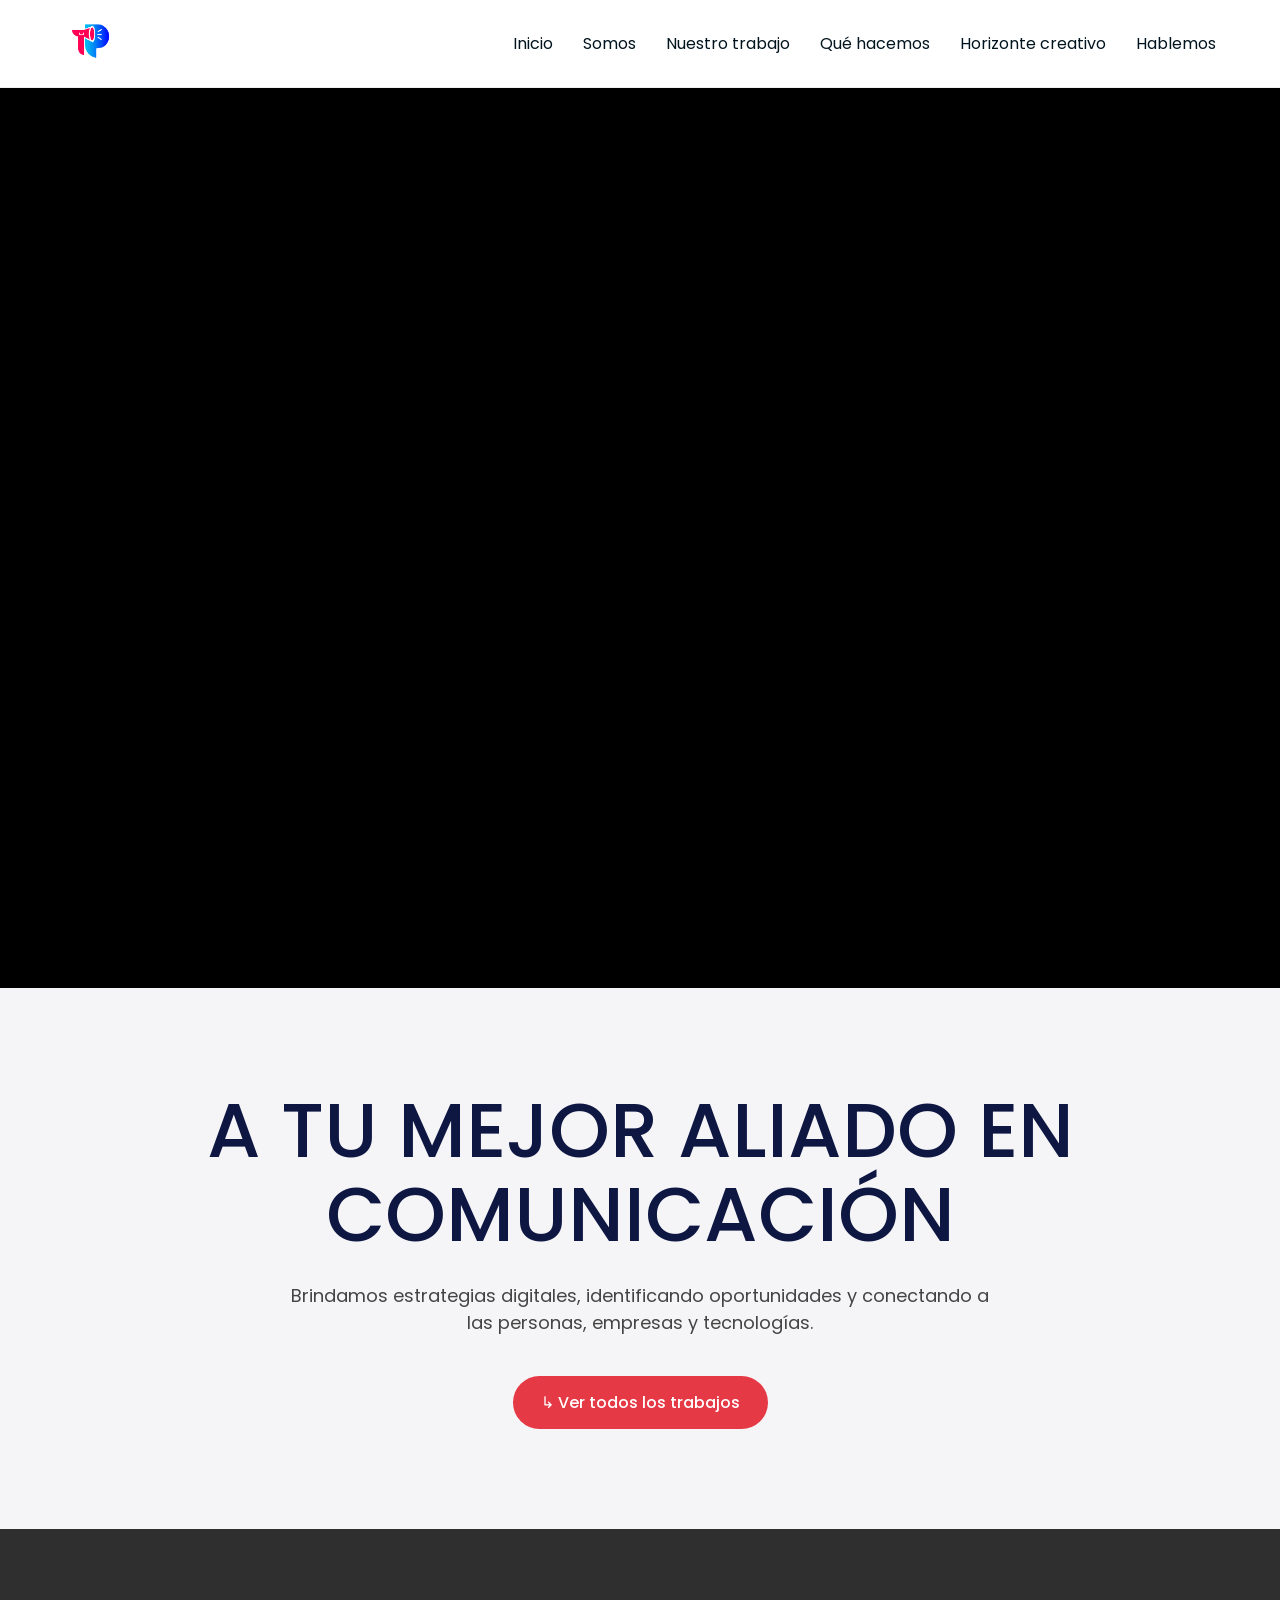
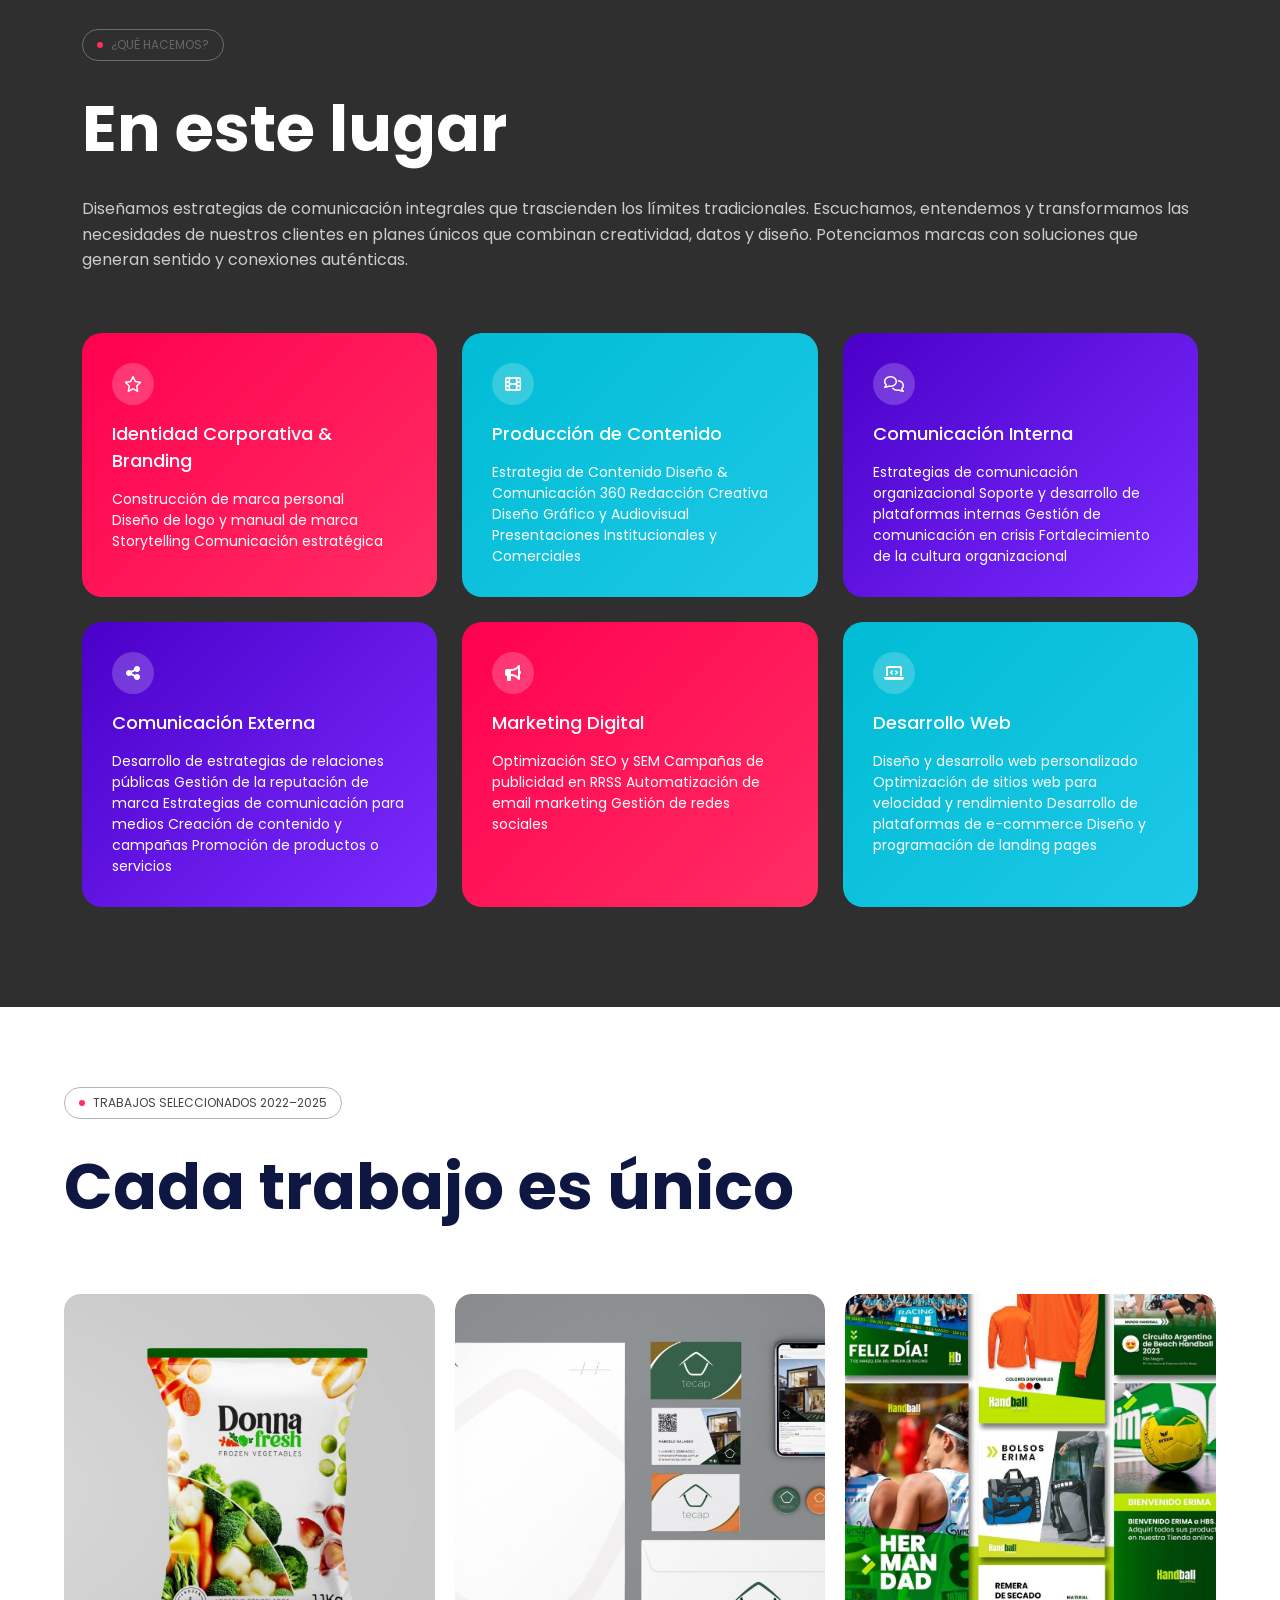
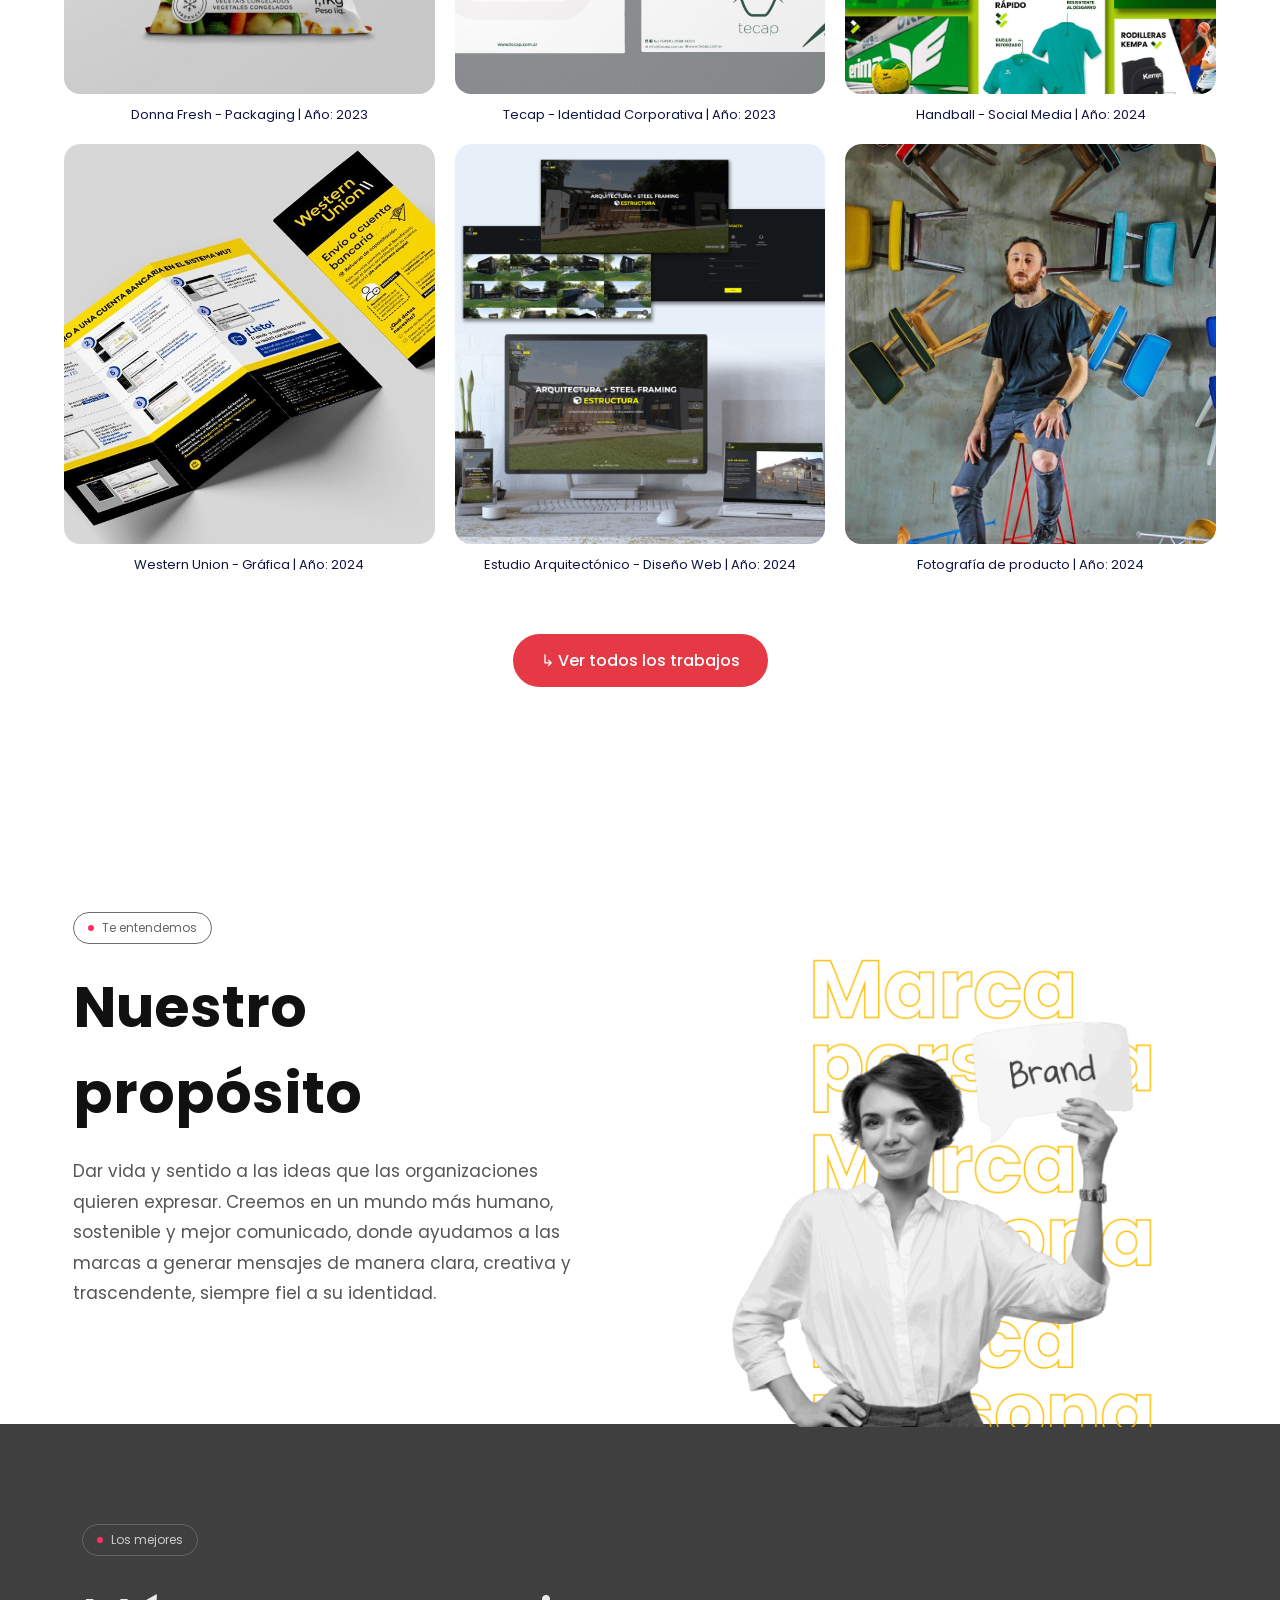
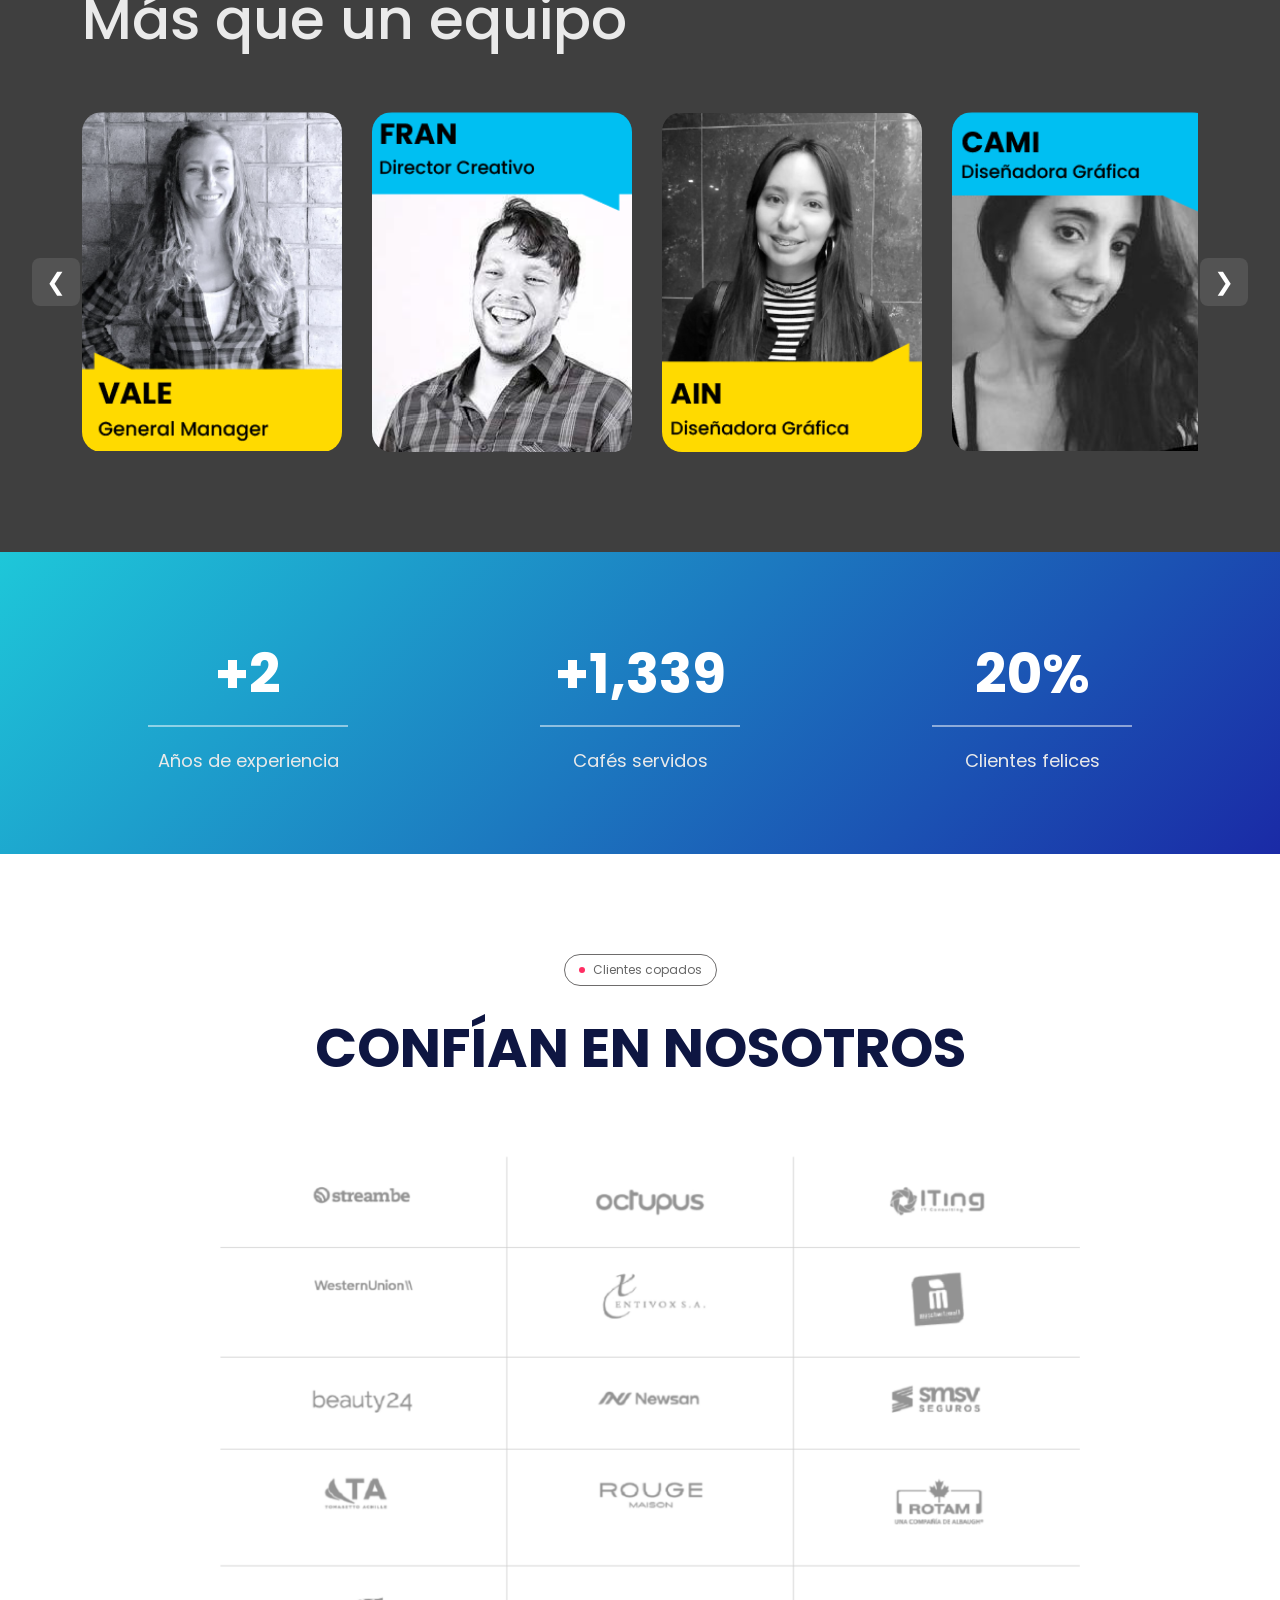
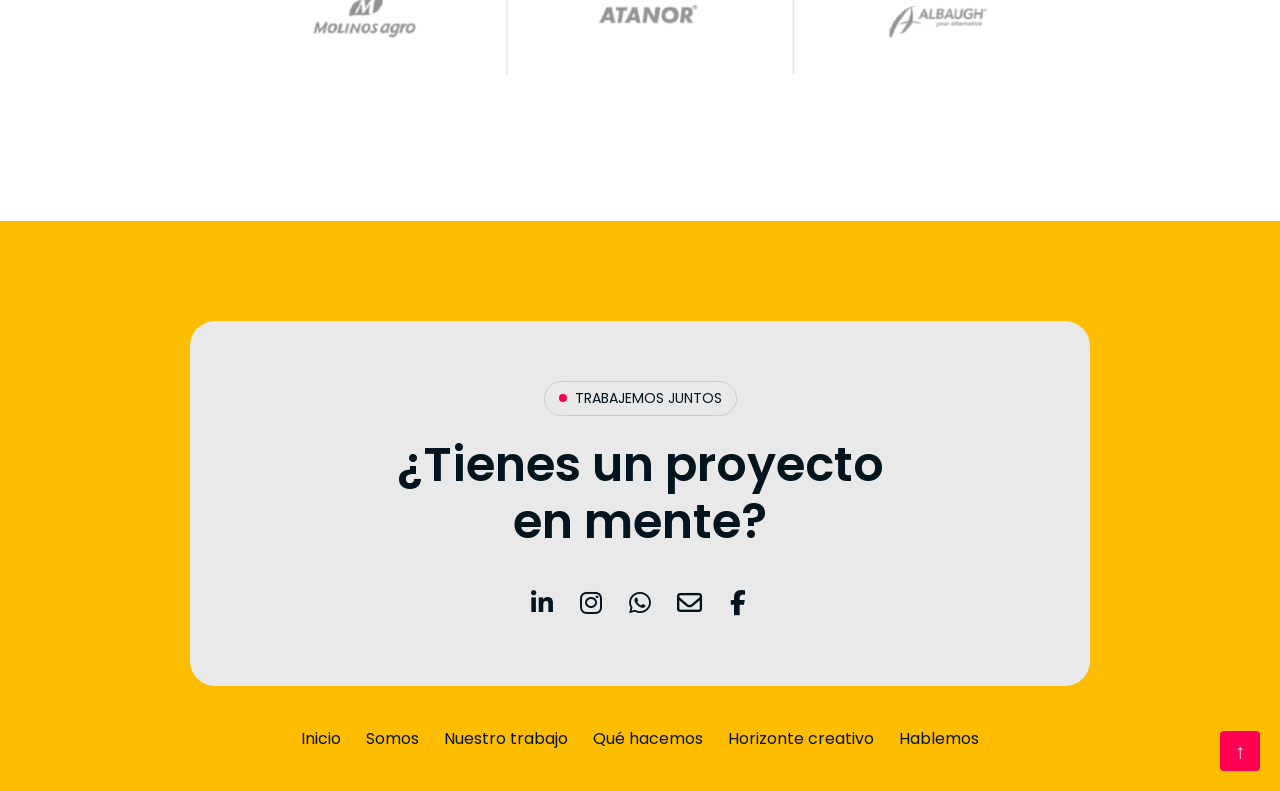
<file: index.html>
<!DOCTYPE html>
<html lang="es">
<head>
  <meta charset="UTF-8">
  <meta name="viewport" content="width=device-width, initial-scale=1.0">

  <title>Te Promocionamos</title>

  <!-- Google Fonts -->
  <link href="https://fonts.googleapis.com/css2?family=Poppins:wght@400&display=swap" rel="stylesheet">
<link rel="stylesheet" href="https://cdnjs.cloudflare.com/ajax/libs/font-awesome/6.5.0/css/all.min.css">
<link rel="icon" type="image/png" href="/assets/logo.png">  


<!-- CSS -->
  <link rel="stylesheet" href="css/styles.css">

<!--  data aos-->
<link href="https://unpkg.com/aos@2.3.4/dist/aos.css" rel="stylesheet">

</head>

<body>

  <!-- HEADER -->
  <header class="header">
    <div class="container nav-container">

<div class="logo">
  <a href="index.html">
    <img src="/assets/logo.png" alt="Te Promocionamos">
  </a>
</div>
      <!-- MENU -->
      <nav class="nav" id="nav">
        <ul>
          <li><a href="index.html">Inicio</a></li>
          <li><a href="somos.html">Somos</a></li>
          <li><a href="/trabajo.html">Nuestro trabajo</a></li>
          <li><a href="/hacemos.html">Qué hacemos</a></li>
          <li><a href="/creativo.html">Horizonte creativo</a></li>
          <li><a href="/contacto.html">Hablemos</a></li>
        </ul>
      </nav>

      <!-- HAMBURGUESA -->
      <div class="menu-toggle" id="menu-toggle">
        <span></span>
        <span></span>
        <span></span>
      </div>

    </div>
  </header>

  <!-- seccion 1 video -->
<section class="video-section">
  <iframe 
    src="https://www.youtube.com/embed/gyN5UOuQbhA?autoplay=1&mute=1&loop=1&playlist=gyN5UOuQbhA&controls=0&showinfo=0&modestbranding=1"
    frameborder="0"
    allow="autoplay; fullscreen"
    allowfullscreen>
  </iframe>
</section>

<!-- seccion 2 texto -->

<section class="hero-xbc">
  <div class="hero-container">

 <h1>
  <span data-aos="flip-left" data-aos-delay="100">
    A TU MEJOR ALIADO EN
  </span>
  <br>
  <span data-aos="flip-left" data-aos-delay="300">
    COMUNICACIÓN
  </span>
</h1>

    <p>
      Brindamos estrategias digitales, identificando oportunidades y conectando a las personas, empresas y tecnologías.
    </p>

    <a href="/trabajo.html" class="hero-btn">
      ↳ Ver todos los trabajos
    </a>

  </div>
</section>

<!---seccion servicios-->
<section class="services-xbc">

  <div class="container">

    <span class="badge">
      <span class="dot"></span>
      ¿QUÉ HACEMOS?
    </span>

    <h2 data-aos="flip-left" data-aos-delay="100">En este lugar</h2>

    <p class="intro">
      Diseñamos estrategias de comunicación integrales que trascienden los límites tradicionales. Escuchamos, entendemos y transformamos las necesidades de nuestros clientes en planes únicos que combinan creatividad, datos y diseño. Potenciamos marcas con soluciones que generan sentido y conexiones auténticas.
    </p>

   <div class="grid-services">

  <div class="card pink">
    <div class="icon"><i class="fa-regular fa-star"></i></div>
    <h3>Identidad Corporativa & Branding</h3>
    <p>Construcción de marca personal<br>Diseño de logo y manual de marca<br>Storytelling Comunicación estratégica</p>
  </div>

  <div class="card cyan">
    <div class="icon"><i class="fa-solid fa-film"></i></div>
    <h3>Producción de Contenido</h3>
    <p>Estrategia de Contenido Diseño & Comunicación 360 Redacción Creativa Diseño Gráfico y Audiovisual Presentaciones Institucionales y Comerciales</p>
  </div>

  <div class="card purple">
    <div class="icon"><i class="fa-regular fa-comments"></i></div>
    <h3>Comunicación Interna</h3>
    <p>Estrategias de comunicación organizacional Soporte y desarrollo de plataformas internas Gestión de comunicación en crisis Fortalecimiento de la cultura organizacional</p>
  </div>

  <div class="card purple">
    <div class="icon"><i class="fa-solid fa-share-nodes"></i></div>
    <h3>Comunicación Externa</h3>
    <p>Desarrollo de estrategias de relaciones públicas Gestión de la reputación de marca Estrategias de comunicación para medios Creación de contenido y campañas Promoción de productos o servicios</p>
  </div>

  <div class="card pink">
    <div class="icon"><i class="fa-solid fa-bullhorn"></i></div>
    <h3>Marketing Digital</h3>
    <p>Optimización SEO y SEM Campañas de publicidad en RRSS Automatización de email marketing Gestión de redes sociales</p>
  </div>

  <div class="card cyan">
    <div class="icon"><i class="fa-solid fa-laptop-code"></i></div>
    <h3>Desarrollo Web</h3>
    <p>Diseño y desarrollo web personalizado Optimización de sitios web para velocidad y rendimiento Desarrollo de plataformas de e-commerce Diseño y programación de landing pages</p>
  </div>

</div>
  </div>

</section>

<!--seccion trabajos-->
<section class="works-xbc">

  <div class="container">

    <!-- BADGE -->
    <span class="badge dark">
      <span class="dot"></span>
      TRABAJOS SELECCIONADOS 2022–2025
    </span>

    <!-- TITULO -->
    <h2  data-aos="flip-left" data-aos-delay="100"> Cada trabajo es único</h2>

    <!-- GRID -->
 <div class="grid-works">

  <div class="work-item">
    <img src="/assets/trabajo1.jpg" alt="">
    <div class="work-label">Donna Fresh - Packaging | Año: 2023</div>
  </div>

  <div class="work-item">
    <img src="/assets/trabajo2.jpg" alt="">
    <div class="work-label">Tecap - Identidad Corporativa | Año: 2023</div>
  </div>

  <div class="work-item">
    <img src="/assets/trabajo3.jpg" alt="">
    <div class="work-label">Handball - Social Media | Año: 2024</div>
  </div>

  <div class="work-item">
    <img src="/assets/trabajo4.jpg" alt="">
    <div class="work-label">Western Union - Gráfica | Año: 2024</div>
  </div>

  <div class="work-item">
    <img src="/assets/trabajo5.png" alt="">
    <div class="work-label">Estudio Arquitectónico - Diseño Web | Año: 2024</div>
  </div>

  <div class="work-item">
    <img src="/assets/trabajo6.jpg" alt="">
    <div class="work-label">Fotografía de producto | Año: 2024</div>
  </div>

</div>
  </div>

  <div class="works-cta">
   <a href="/trabajos.html" class="hero-btn">
      ↳ Ver todos los trabajos
    </a>

</div>

</section>

<section class="about-tp">

  <div class="container about-grid">

    <!-- TEXTO -->
    <div class="about-text">

      <span class="badge">
        <span class="dot"></span>
        Te entendemos
      </span>

      <h2 data-aos="fade-up">Nuestro propósito</h2>

      <p>
        Dar vida y sentido a las ideas que las organizaciones quieren expresar. 
        Creemos en un mundo más humano, sostenible y mejor comunicado, donde ayudamos 
        a las marcas a generar mensajes de manera clara, creativa y trascendente, 
        siempre fiel a su identidad.
      </p>

    </div>

    <!-- IMAGEN -->
    <div class="about-image">
      <img src="/assets/marca-1.png" alt="">
    </div>

  </div>

</section>
<section class="team-carousel">

  <div class="container">

    <!-- HEADER -->
    <div class="team-header">
      <span class="badge dark">
        <span class="dot"></span>
        Los mejores
      </span>

      <h2>Más que un equipo</h2>
    </div>

    <!-- CARRUSEL -->
    <div class="carousel-wrapper">

<button class="carousel-btn prev">&#10094;</button>
      <div class="carousel-track">

        <div class="team-card">
          <img src="/assets/equipo-vale.png" alt="">
        </div>

        <div class="team-card">
          <img src="/assets/quipo-fran.png" alt="">
        </div>

        <div class="team-card">
          <img src="/assets/equipo-ain.png" alt="">
        </div>

        <div class="team-card">
          <img src="/assets/equipo-cami.png" alt="">
        </div>
            <div class="team-card">
          <img src="/assets/equipo-esteban.png" alt="">
        </div>

        <div class="team-card">
          <img src="/assets/equipo-flor.png" alt="">
        </div>

        <div class="team-card">
          <img src="/assets/equipo-iaru.png" alt="">
        </div>

        <div class="team-card">
          <img src="/assets/equipo-jose.png" alt="">
        </div>

           <div class="team-card">
          <img src="/assets/equipo-lu.png" alt="">
        </div>

        <div class="team-card">
          <img src="/assets/equipo-mechi.png" alt="">
        </div>

        <div class="team-card">
          <img src="/assets/equipo-pame.png" alt="">
        </div>

        
        <div class="team-card">
          <img src="/assets/equipo-vero.png" alt="">
        </div>

      </div>

<button class="carousel-btn next">&#10095;</button>

    </div>

  </div>

</section>

<!--- seccion numeros-->

<section class="stats-section">

  <div class="container stats-grid">

   <div class="stat">
  <h2>+<span class="counter" data-target="10">0</span></h2>
  <span class="line"></span>
  <p>Años de experiencia</p>
</div>

<div class="stat">
  <h2>+<span class="counter" data-target="6532">0</span></h2>
  <span class="line"></span>
  <p>Cafés servidos</p>
</div>

<div class="stat">
  <h2><span class="counter" data-target="98">0</span>%</h2>
  <span class="line"></span>
  <p>Clientes felices</p>
</div>
  </div>

</section>

<!--seccion clientes-->

<section class="clients-section">

  <div class="container">

    <!-- BADGE -->
    <span class="badge">
      <span class="dot"></span>
      Clientes copados
    </span>

    <!-- TITULO -->
    <h2 data-aos="fade-up">CONFÍAN EN NOSOTROS</h2>

    <!-- IMAGEN DESKTOP -->
    <div class="clients-image desktop">
      <img src="/assets/clientes-desk.png" alt="Clientes">
    </div>

    <!-- IMAGEN MOBILE -->
    <div class="clients-image mobile">
      <img src="/assets/cientes-mobile.png" alt="Clientes">
    </div>

  </div>

</section>


<!--- seccion footer -->

<footer class="footer">

  <div class="footer-box">

    <span class="footer-tag">
      <span class="dot"></span> TRABAJEMOS JUNTOS
    </span>

    <h2>¿Tienes un proyecto<br>en mente?</h2>

<div class="footer-contact">

  <!-- LINKEDIN -->
  <a href="https://www.linkedin.com/company/t-promocionamos/" target="_blank" rel="noopener noreferrer" aria-label="LinkedIn">
    <i class="fa-brands fa-linkedin-in"></i>
  </a>

  <!-- INSTAGRAM -->
  <a href="https://www.instagram.com/tpromocionamos/" target="_blank" rel="noopener noreferrer" aria-label="Instagram">
    <i class="fa-brands fa-instagram"></i>
  </a>

  <!-- WHATSAPP -->
  <a href="https://wa.me/5491163308951" target="_blank" rel="noopener noreferrer" aria-label="WhatsApp">
    <i class="fa-brands fa-whatsapp"></i>
  </a>

  <!-- EMAIL -->
  <a href="mailto:info@tepromocionamos.com" aria-label="Email">
    <i class="fa-regular fa-envelope"></i>
  </a>

  <!-- FACEBOOK -->
  <a href="https://www.facebook.com/TePromocionamos" target="_blank" rel="noopener noreferrer" aria-label="Facebook">
    <i class="fa-brands fa-facebook-f"></i>
  </a>

</div>


  </div>

  <div class="footer-bottom">
    <ul>
      <li><a href="index.html">Inicio</a></li>
      <li><a href="somos.html">Somos</a></li>
      <li><a href="#">Nuestro trabajo</a></li>
      <li><a href="#">Qué hacemos</a></li>
      <li><a href="#">Horizonte creativo</a></li>
      <li><a href="#">Hablemos</a></li>
    </ul>
  </div>

  <div class="back-to-top">↑</div>

</footer>

  <!-- JS -->
  <script src="js/menu.js"></script>

  <!-- data aos -->
  <script src="https://unpkg.com/aos@2.3.4/dist/aos.js"></script>
<script>
 AOS.init({
    duration: 900,
    once: true,
    easing: 'ease-out-cubic'
  });
  

</script>

<script>
const track = document.querySelector('.carousel-track');
const next = document.querySelector('.next');
const prev = document.querySelector('.prev');

const scrollAmount = 300;

next.addEventListener('click', () => {
  track.scrollBy({ left: scrollAmount, behavior: 'smooth' });
});

prev.addEventListener('click', () => {
  track.scrollBy({ left: -scrollAmount, behavior: 'smooth' });
});
</script>

<script>
const counters = document.querySelectorAll('.counter');

const speed = 200; // menor = más rápido

const animateCounters = () => {
  counters.forEach(counter => {
    const target = +counter.getAttribute('data-target');
    let count = 0;

    const updateCount = () => {
      const increment = target / speed;

      if (count < target) {
        count += increment;
        counter.innerText = Math.floor(count).toLocaleString();
        requestAnimationFrame(updateCount);
      } else {
        counter.innerText = target.toLocaleString();
      }
    };

    updateCount();
  });
};

/* 🔥 SOLO cuando entra en pantalla */
const observer = new IntersectionObserver(entries => {
  entries.forEach(entry => {
    if (entry.isIntersecting) {
      animateCounters();
      observer.disconnect(); // se ejecuta una sola vez
    }
  });
});

observer.observe(document.querySelector('.stats-section'));
</script>

</body>
</html>
</file>
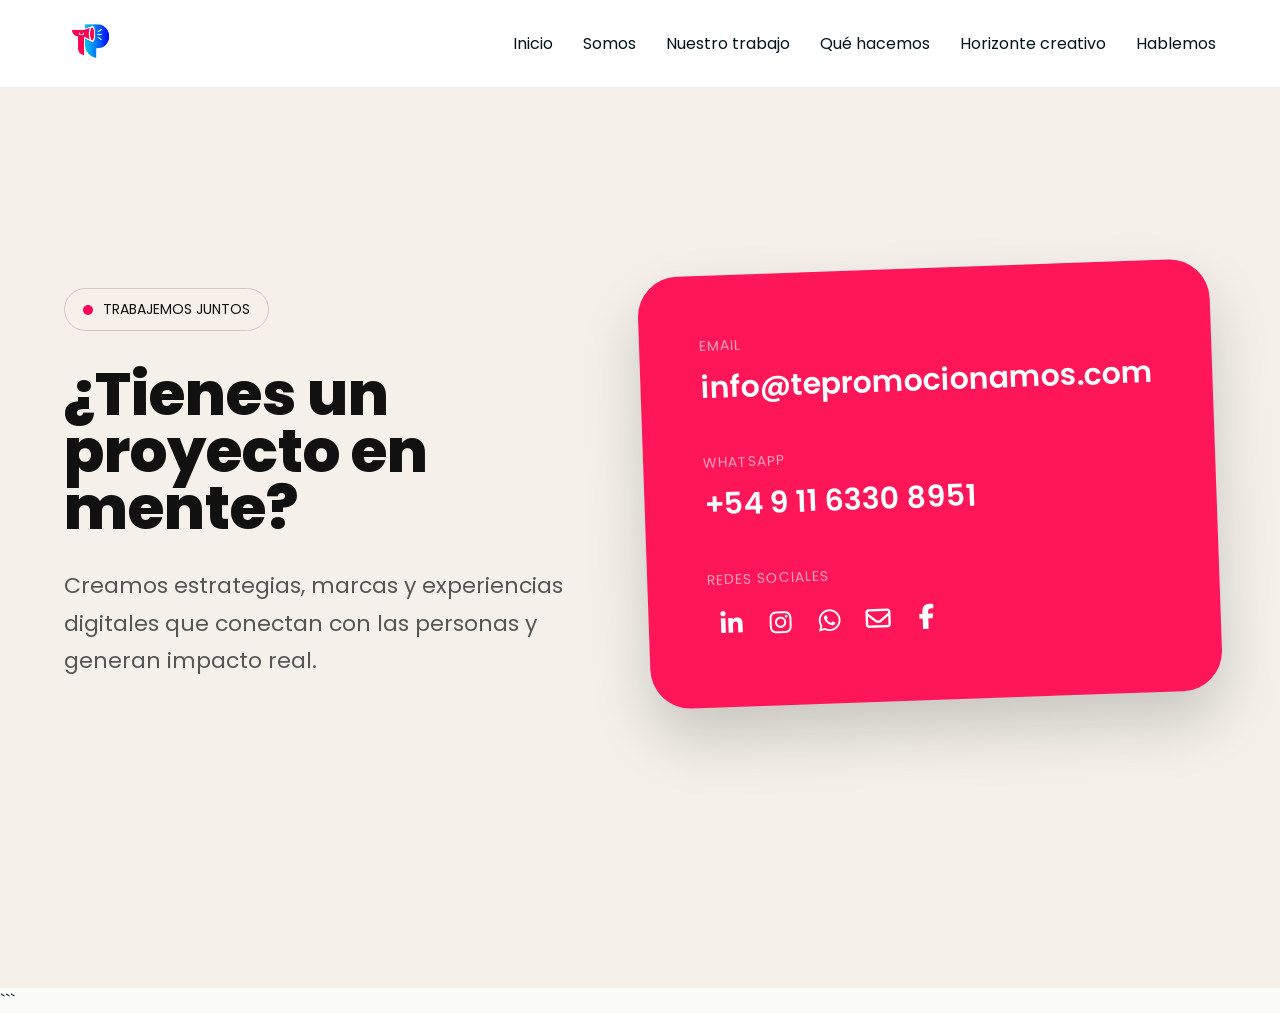
<file: contacto.html>
<!DOCTYPE html>
<html lang="es">
<head>
  <meta charset="UTF-8">
  <meta name="viewport" content="width=device-width, initial-scale=1.0">

  <title>Te Promocionamos | Contacto</title>

  <link href="https://fonts.googleapis.com/css2?family=Poppins:wght@400;500;600;700;800&display=swap" rel="stylesheet">

  <link rel="stylesheet" href="https://cdnjs.cloudflare.com/ajax/libs/font-awesome/6.5.0/css/all.min.css">

  <link rel="icon" type="image/png" href="/assets/logo.png">

  <link rel="stylesheet" href="css/styles.css">

  <link href="https://unpkg.com/aos@2.3.4/dist/aos.css" rel="stylesheet">
</head>

<body class="somos-page">

  <!-- ==========================
       HEADER
  ========================== -->

  <header class="header">

    <div class="container nav-container">

      <div class="logo">

        <a href="index.html">

          <img src="/assets/logo.png" alt="Te Promocionamos">

        </a>

      </div>


      <nav class="nav" id="nav">

        <ul>

          <li>
            <a href="index.html">Inicio</a>
          </li>

          <li>
            <a href="somos.html">Somos</a>
          </li>

          <li>
            <a href="/trabajo.html">Nuestro trabajo</a>
          </li>

          <li>
            <a href="/hacemos.html">Qué hacemos</a>
          </li>

          <li>
            <a href="/creativo.html">Horizonte creativo</a>
          </li>

          <li>
            <a href="/contacto.html">Hablemos</a>
          </li>

        </ul>

      </nav>


      <div class="menu-toggle" id="menu-toggle">

        <span></span>
        <span></span>
        <span></span>

      </div>

    </div>

  </header>


  <!-- ==========================
       CONTACTO
  ========================== -->

  <main class="contact-page">


    <!-- HERO -->

    <section class="contact-hero">

      <div class="container contact-hero-grid">


        <!-- LEFT -->

        <div class="contact-left">

          <span class="contact-pill">

            <span class="dot"></span>

            TRABAJEMOS JUNTOS

          </span>


          <h1 data-aos="fade-up">

            ¿Tienes un <br>
            proyecto en mente?

          </h1>


          <p
            data-aos="fade-up"
            data-aos-delay="150"
          >

            Creamos estrategias, marcas y experiencias digitales que conectan
            con las personas y generan impacto real.

          </p>

        </div>


        <!-- RIGHT -->

        <div
          class="contact-right"
          data-aos="fade-left"
        >

          <div class="contact-card">


            <!-- EMAIL -->

            <div class="contact-item">

              <span>Email</span>

              <a href="mailto:info@tepromocionamos.com">

                info@tepromocionamos.com

              </a>

            </div>


            <!-- WHATSAPP -->

            <div class="contact-item">

              <span>WhatsApp</span>

              <a
                href="https://wa.me/5491163308951"
                target="_blank"
                rel="noopener noreferrer"
              >

                +54 9 11 6330 8951

              </a>

            </div>


            <!-- ==========================
                 REDES SOCIALES
            ========================== -->

            <div class="contact-item">

              <span>Redes sociales</span>


              <div class="footer-contact">

                <!-- LINKEDIN -->

                <a
                  href="https://www.linkedin.com/company/t-promocionamos/"
                  target="_blank"
                  rel="noopener noreferrer"
                  aria-label="LinkedIn"
                >

                  <i class="fa-brands fa-linkedin-in"></i>

                </a>


                <!-- INSTAGRAM -->

                <a
                  href="https://www.instagram.com/tpromocionamos/"
                  target="_blank"
                  rel="noopener noreferrer"
                  aria-label="Instagram"
                >

                  <i class="fa-brands fa-instagram"></i>

                </a>


                <!-- WHATSAPP -->

                <a
                  href="https://wa.me/5491163308951"
                  target="_blank"
                  rel="noopener noreferrer"
                  aria-label="WhatsApp"
                >

                  <i class="fa-brands fa-whatsapp"></i>

                </a>


                <!-- EMAIL -->

                <a
                  href="mailto:info@tepromocionamos.com"
                  aria-label="Email"
                >

                  <i class="fa-regular fa-envelope"></i>

                </a>


                <!-- FACEBOOK -->

                <a
                  href="https://www.facebook.com/TePromocionamos"
                  target="_blank"
                  rel="noopener noreferrer"
                  aria-label="Facebook"
                >

                  <i class="fa-brands fa-facebook-f"></i>

                </a>

              </div>

            </div>

          </div>

        </div>

      </div>

    </section>

  </main>


  <!-- ==========================
       SCRIPTS
  ========================== -->

  <script src="js/menu.js"></script>

  <script src="https://unpkg.com/aos@2.3.4/dist/aos.js"></script>

  <script>

    AOS.init({

      duration: 900,

      once: true,

      easing: 'ease-out-cubic'

    });

  </script>

</body>
</html>
```
</file>
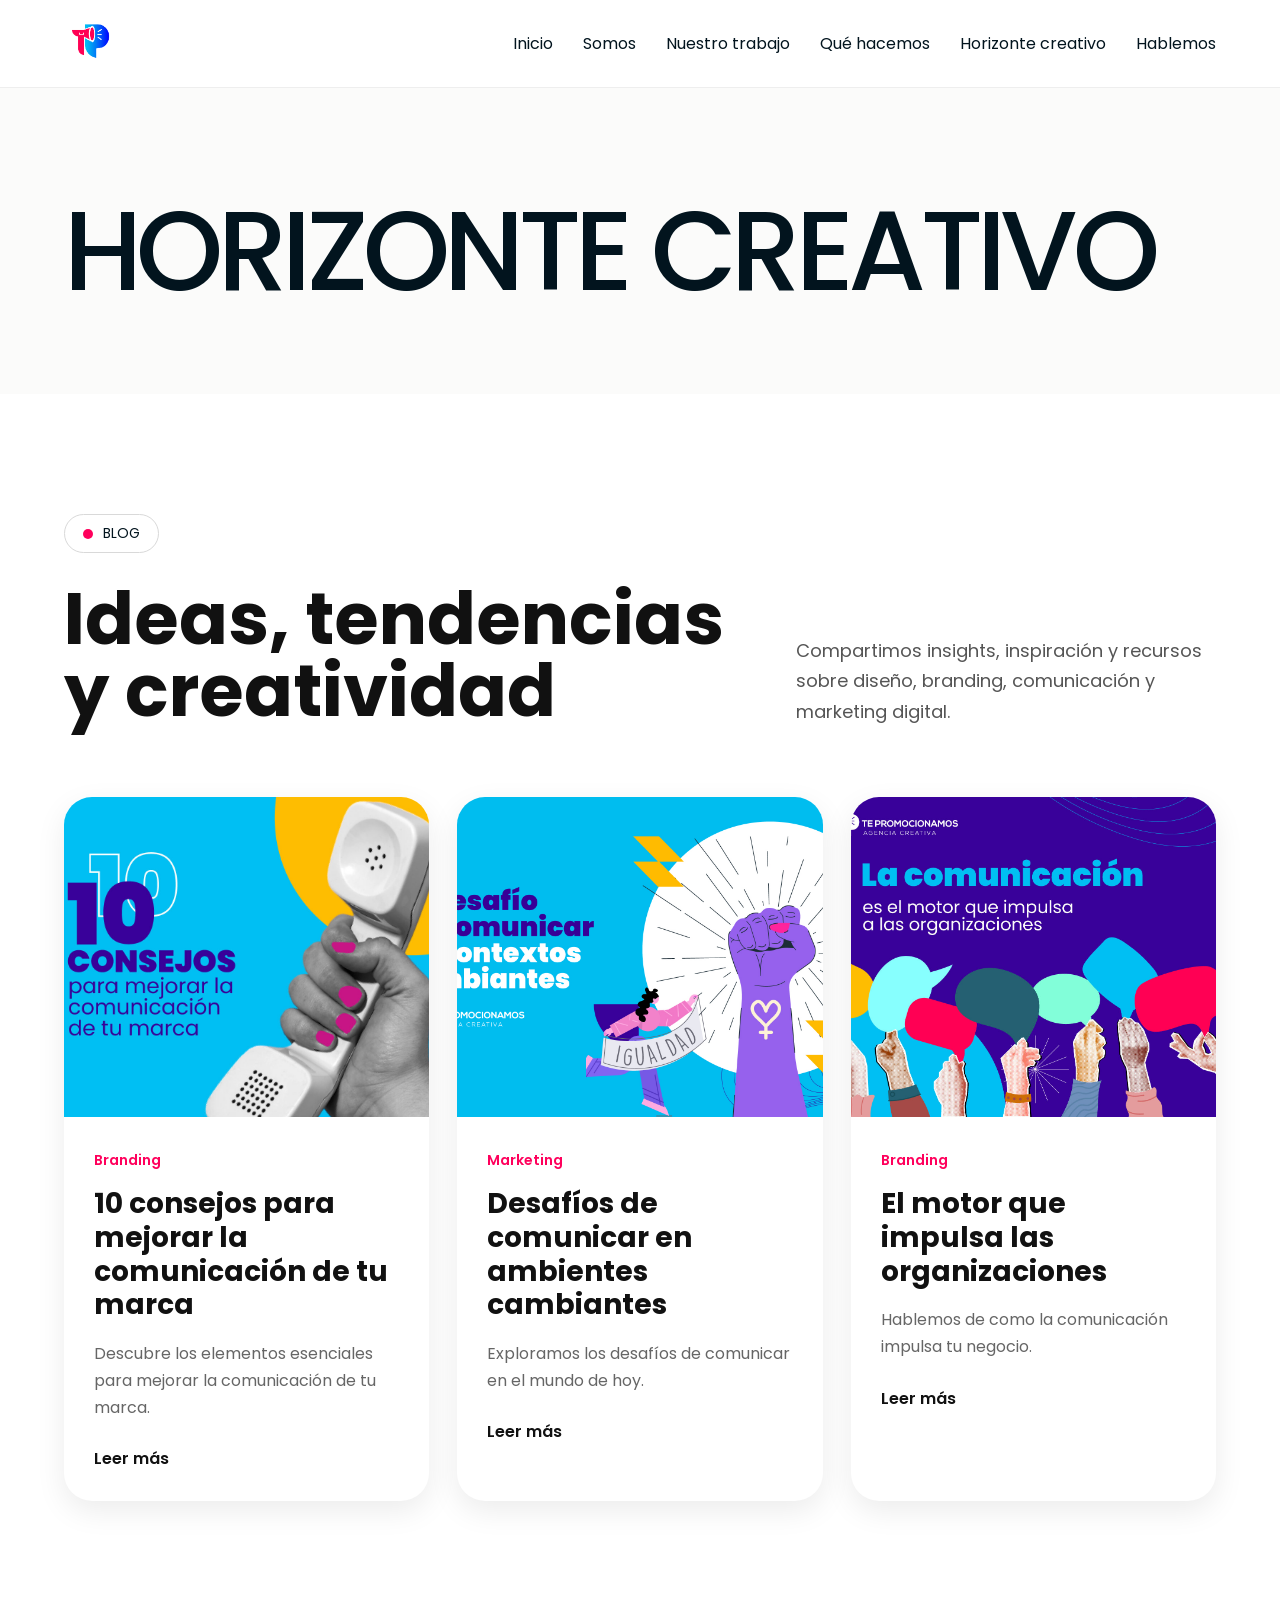
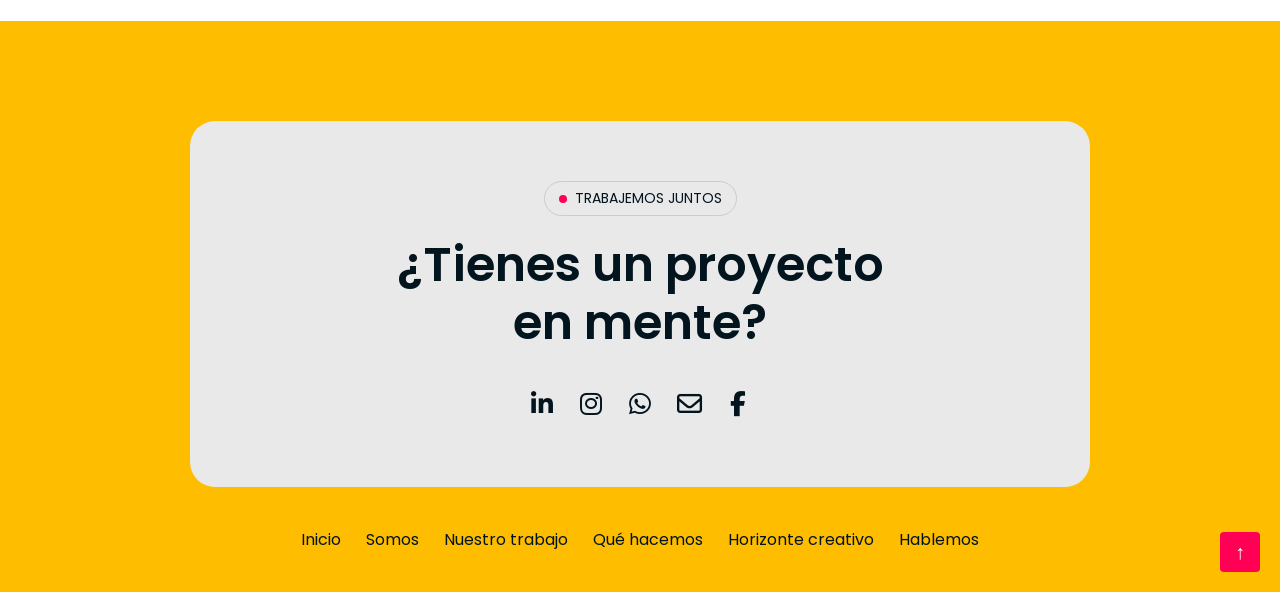
<file: creativo.html>
<!DOCTYPE html>
<html lang="es">
<head>
  <meta charset="UTF-8">
  <meta name="viewport" content="width=device-width, initial-scale=1.0">
  <title>Te Promocionamos | Creativo</title>
  <link href="https://fonts.googleapis.com/css2?family=Poppins:wght@400;500;600;700;800&display=swap" rel="stylesheet">
  <link rel="stylesheet" href="https://cdnjs.cloudflare.com/ajax/libs/font-awesome/6.5.0/css/all.min.css">
  <link rel="icon" type="image/png" href="/assets/logo.png">
  <link rel="stylesheet" href="css/styles.css">
  <link href="https://unpkg.com/aos@2.3.4/dist/aos.css" rel="stylesheet">
</head>
<body class="somos-page">

  <header class="header">
    <div class="container nav-container">
      <div class="logo">
        <a href="index.html">
          <img src="/assets/logo.png" alt="Te Promocionamos">
        </a>
      </div>

      <nav class="nav" id="nav">
        <ul>
          <li><a href="index.html">Inicio</a></li>
          <li><a href="somos.html">Somos</a></li>
          <li><a href="/trabajo.html">Nuestro trabajo</a></li>
          <li><a href="/hacemos.html">Qué hacemos</a></li>
          <li><a href="/creativo.html">Horizonte creativo</a></li>
          <li><a href="/contacto.html">Hablemos</a></li>
        </ul>
      </nav>

      <div class="menu-toggle" id="menu-toggle">
        <span></span>
        <span></span>
        <span></span>
      </div>
    </div>
  </header>

 <main>

  <section class="somos-hero">

    <div class="container">

      <h1 data-aos="fade-up">
        HORIZONTE CREATIVO
      </h1>

    </div>

  </section>

  <!-- BLOG -->
  <section class="blog-section">

    <div class="container">

      <span class="blog-badge">
        <span class="dot"></span>
        BLOG
      </span>

      <div class="blog-top">

        <h2>
          Ideas, tendencias <br>
          y creatividad
        </h2>

        <p>
          Compartimos insights, inspiración y recursos sobre diseño,
          branding, comunicación y marketing digital.
        </p>

      </div>

      <!-- GRID -->
      <div class="blog-grid">

        <!-- CARD -->
        <article class="blog-card">

          <div class="blog-image">
            <img src="/assets/blog1.jpg" alt="">
          </div>

          <div class="blog-content">

            <span class="blog-category">
              Branding
            </span>

            <h3>
10 consejos para mejorar la comunicación de tu marca
            </h3>

            <p>
              Descubre los elementos esenciales para mejorar la comunicación de tu marca.
            </p>

            <a href="#" class="blog-link">
              Leer más
            </a>

          </div>

        </article>

        <!-- CARD -->
        <article class="blog-card">

          <div class="blog-image">
            <img src="/assets/blog2.jpg" alt="">
          </div>

          <div class="blog-content">

            <span class="blog-category">
              Marketing
            </span>

            <h3>
Desafíos de comunicar en ambientes cambiantes            </h3>

            <p>
              Exploramos los desafíos de comunicar en el mundo de hoy.
            </p>

            <a href="#" class="blog-link">
              Leer más
            </a>

          </div>

        </article>

        <!-- CARD -->
        <article class="blog-card">

          <div class="blog-image">
            <img src="/assets/blog3.jpg" alt="">
          </div>

          <div class="blog-content">

            <span class="blog-category">
              Branding
            </span>

            <h3>
El motor que impulsa las organizaciones            </h3>

            <p>
Hablemos de como la comunicación impulsa tu negocio.            </p>

            <a href="#" class="blog-link">
              Leer más
            </a>

          </div>

        </article>

      </div>

    </div>

  </section>

</main>
<!--- seccion footer -->

<footer class="footer">

  <div class="footer-box">

    <span class="footer-tag">
      <span class="dot"></span> TRABAJEMOS JUNTOS
    </span>

    <h2>¿Tienes un proyecto<br>en mente?</h2>

<div class="footer-contact">

  <!-- LINKEDIN -->
  <a href="https://www.linkedin.com/company/t-promocionamos/" target="_blank" rel="noopener noreferrer" aria-label="LinkedIn">
    <i class="fa-brands fa-linkedin-in"></i>
  </a>

  <!-- INSTAGRAM -->
  <a href="https://www.instagram.com/tpromocionamos/" target="_blank" rel="noopener noreferrer" aria-label="Instagram">
    <i class="fa-brands fa-instagram"></i>
  </a>

  <!-- WHATSAPP -->
  <a href="https://wa.me/5491163308951" target="_blank" rel="noopener noreferrer" aria-label="WhatsApp">
    <i class="fa-brands fa-whatsapp"></i>
  </a>

  <!-- EMAIL -->
  <a href="mailto:info@tepromocionamos.com" aria-label="Email">
    <i class="fa-regular fa-envelope"></i>
  </a>

  <!-- FACEBOOK -->
  <a href="https://www.facebook.com/TePromocionamos" target="_blank" rel="noopener noreferrer" aria-label="Facebook">
    <i class="fa-brands fa-facebook-f"></i>
  </a>

</div>


  </div>

  <div class="footer-bottom">
    <ul>
      <li><a href="index.html">Inicio</a></li>
      <li><a href="somos.html">Somos</a></li>
      <li><a href="#">Nuestro trabajo</a></li>
      <li><a href="#">Qué hacemos</a></li>
      <li><a href="#">Horizonte creativo</a></li>
      <li><a href="#">Hablemos</a></li>
    </ul>
  </div>

  <div class="back-to-top">↑</div>

</footer>


  <script src="js/menu.js"></script>
  <script src="https://unpkg.com/aos@2.3.4/dist/aos.js"></script>
  <script>
    AOS.init({
      duration: 900,
      once: true,
      easing: 'ease-out-cubic'
    });
  </script>

</body>
</html>
</file>
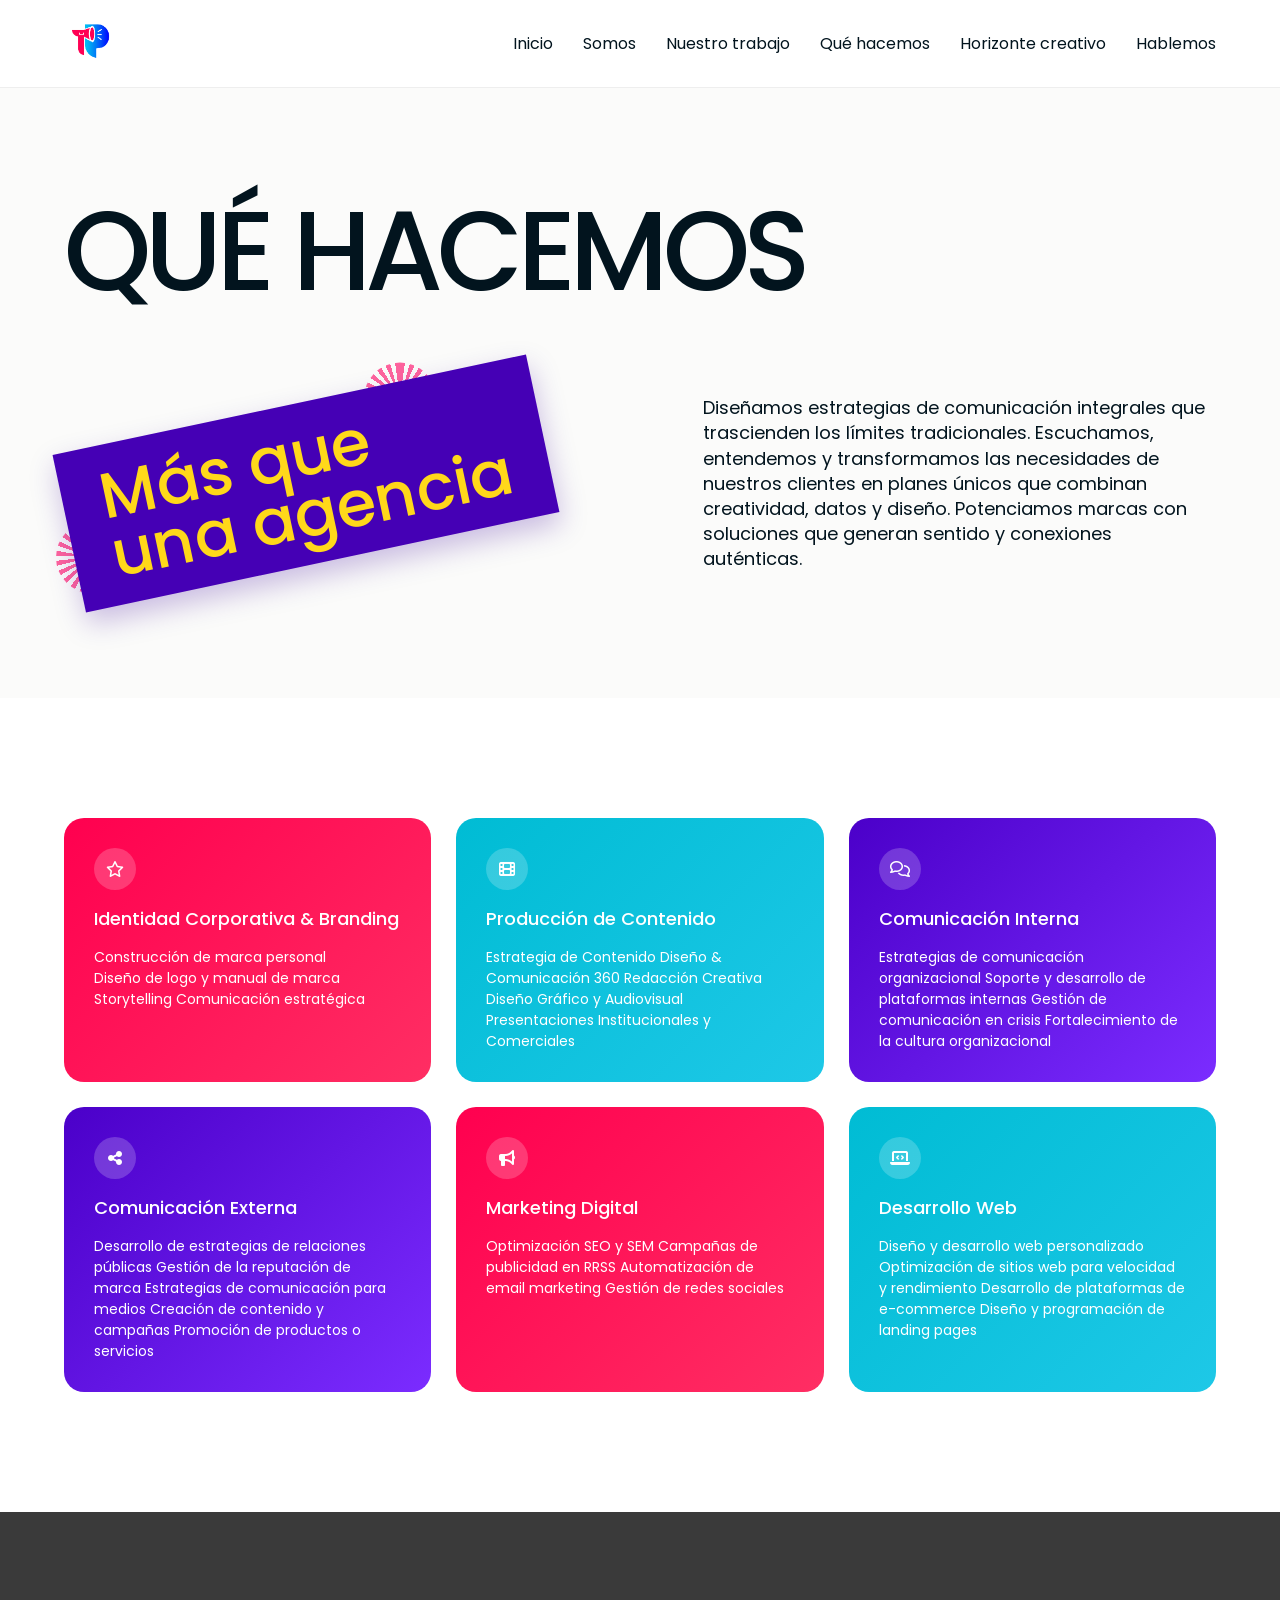
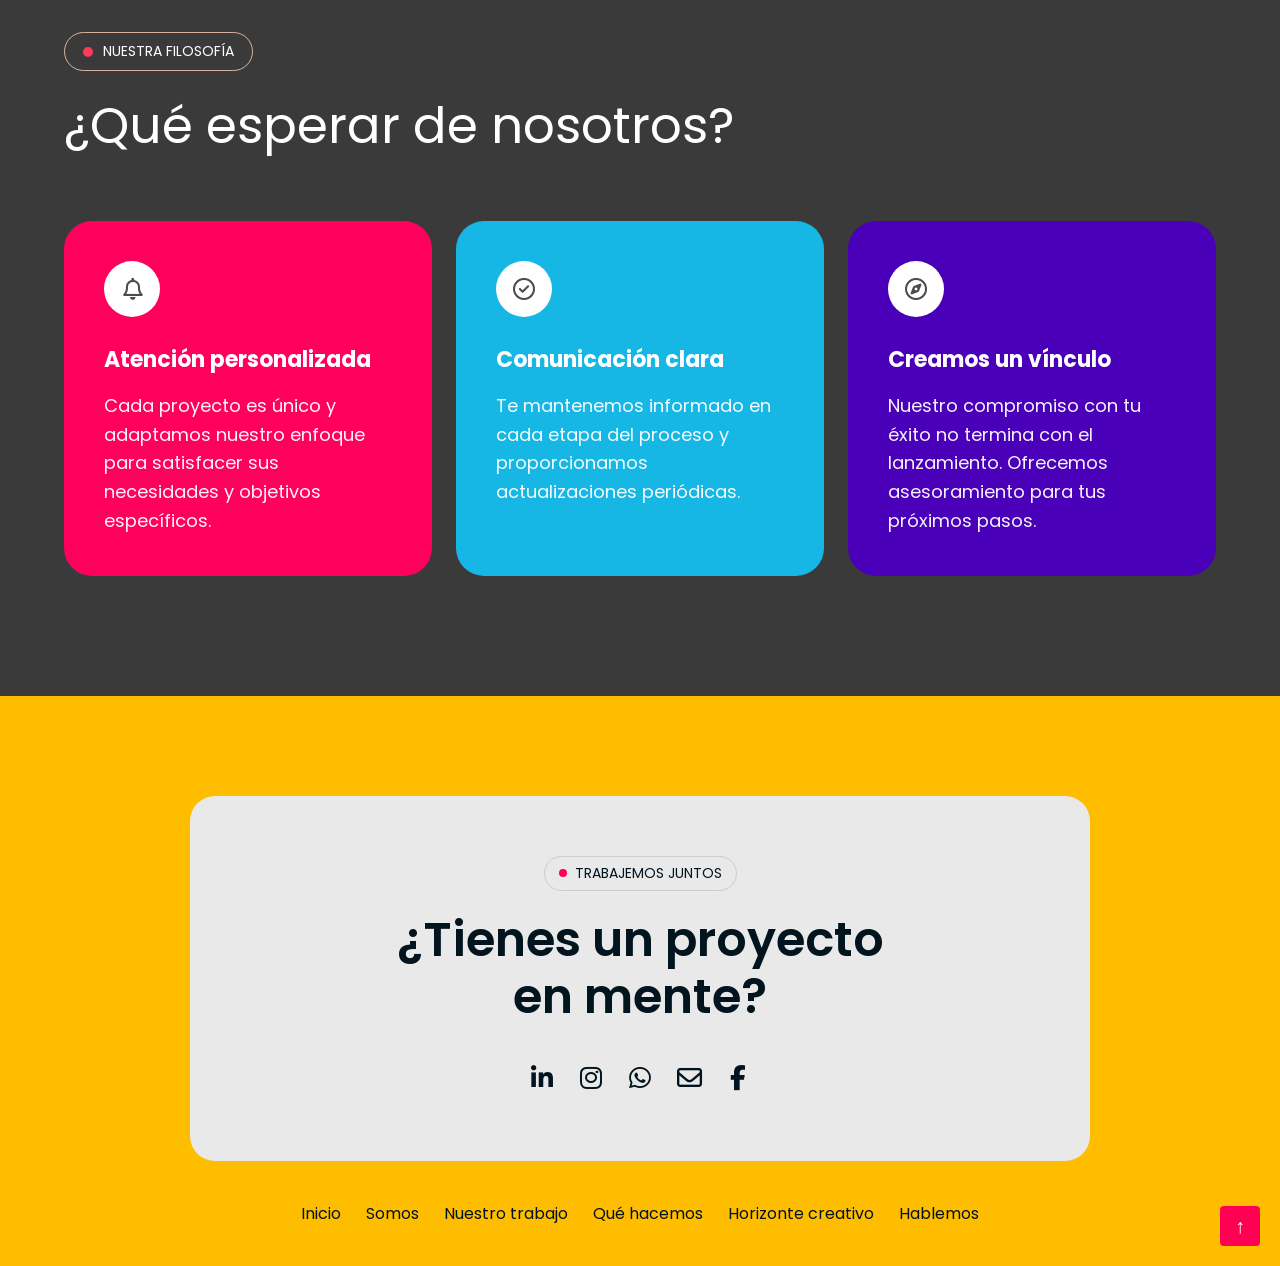
<file: hacemos.html>
<!DOCTYPE html>
<html lang="es">
<head>
  <meta charset="UTF-8">
  <meta name="viewport" content="width=device-width, initial-scale=1.0">
  <title>Te Promocionamos | Qué hacemos</title>
  <link href="https://fonts.googleapis.com/css2?family=Poppins:wght@400;500;600;700;800&display=swap" rel="stylesheet">
  <link rel="stylesheet" href="https://cdnjs.cloudflare.com/ajax/libs/font-awesome/6.5.0/css/all.min.css">
  <link rel="icon" type="image/png" href="/assets/logo.png">
  <link rel="stylesheet" href="css/styles.css">
  <link href="https://unpkg.com/aos@2.3.4/dist/aos.css" rel="stylesheet">
</head>
<body class="somos-page">

  <header class="header">
    <div class="container nav-container">
      <div class="logo">
        <a href="index.html">
          <img src="/assets/logo.png" alt="Te Promocionamos">
        </a>
      </div>

      <nav class="nav" id="nav">
        <ul>
          <li><a href="index.html">Inicio</a></li>
          <li><a href="somos.html">Somos</a></li>
          <li><a href="/trabajo.html">Nuestro trabajo</a></li>
          <li><a href="/hacemos.html">Qué hacemos</a></li>
          <li><a href="/creativo.html">Horizonte creativo</a></li>
          <li><a href="/contacto.html">Hablemos</a></li>
        </ul>
      </nav>

      <div class="menu-toggle" id="menu-toggle">
        <span></span>
        <span></span>
        <span></span>
      </div>
    </div>
  </header>

  <main>
    <section class="somos-hero">
      <div class="container">
        <h1 data-aos="fade-up">QUÉ HACEMOS</h1>

        <div class="somos-hero-grid">
          <div class="somos-sticker-wrap" data-aos="fade-right" data-aos-delay="150">
            <div class="somos-burst burst-top"></div>
            <div class="somos-burst burst-bottom"></div>
            <div class="somos-sticker">
              <span>Más que</span>
              <span>una agencia</span>
            </div>
          </div>

          <div class="somos-copy" data-aos="fade-left" data-aos-delay="250">
            <p>
             Diseñamos estrategias de comunicación integrales que trascienden los límites tradicionales. Escuchamos, entendemos y transformamos las necesidades de nuestros clientes en planes únicos que combinan creatividad, datos y diseño. Potenciamos marcas con soluciones que generan sentido y conexiones auténticas.
            </p>
            
          </div>
        </div>
      </div>
    </section>

    <!---seccion servicios-->
<section class= "services-tepromo" data-aos="zoom-in">

  <div class="container">

    <div class="grid-services">

      <div class="card pink">
        <div class="icon"><i class="fa-regular fa-star"></i></div>
        <h3>Identidad Corporativa & Branding</h3>
        <p>
          Construcción de marca personal<br>
          Diseño de logo y manual de marca<br>
          Storytelling Comunicación estratégica
        </p>
      </div>

      <div class="card cyan">
        <div class="icon"><i class="fa-solid fa-film"></i></div>
        <h3>Producción de Contenido</h3>
        <p>
          Estrategia de Contenido Diseño & Comunicación 360
          Redacción Creativa
          Diseño Gráfico y Audiovisual
          Presentaciones Institucionales y Comerciales
        </p>
      </div>

      <div class="card purple">
        <div class="icon"><i class="fa-regular fa-comments"></i></div>
        <h3>Comunicación Interna</h3>
        <p>
          Estrategias de comunicación organizacional
          Soporte y desarrollo de plataformas internas
          Gestión de comunicación en crisis
          Fortalecimiento de la cultura organizacional
        </p>
      </div>

      <div class="card purple">
        <div class="icon"><i class="fa-solid fa-share-nodes"></i></div>
        <h3>Comunicación Externa</h3>
        <p>
          Desarrollo de estrategias de relaciones públicas
          Gestión de la reputación de marca
          Estrategias de comunicación para medios
          Creación de contenido y campañas
          Promoción de productos o servicios
        </p>
      </div>

      <div class="card pink">
        <div class="icon"><i class="fa-solid fa-bullhorn"></i></div>
        <h3>Marketing Digital</h3>
        <p>
          Optimización SEO y SEM
          Campañas de publicidad en RRSS
          Automatización de email marketing
          Gestión de redes sociales
        </p>
      </div>

      <div class="card cyan">
        <div class="icon"><i class="fa-solid fa-laptop-code"></i></div>
        <h3>Desarrollo Web</h3>
        <p>
          Diseño y desarrollo web personalizado
          Optimización de sitios web para velocidad y rendimiento
          Desarrollo de plataformas de e-commerce
          Diseño y programación de landing pages
        </p>
      </div>

    </div>

  </div>

</section>

<!-- FILOSOFIA -->
<section class="filosofia-section">

  <div class="container">

    <span class="filosofia-badge">
      <span class="dot"></span>
      NUESTRA FILOSOFÍA
    </span>

    <h2>¿Qué esperar de nosotros?</h2>

    <div class="filosofia-grid">

      <!-- CARD -->
      <div class="filosofia-card pink">

        <div class="filosofia-icon">
          <i class="fa-regular fa-bell"></i>
        </div>

        <h3>Atención personalizada</h3>

        <p>
          Cada proyecto es único y adaptamos nuestro enfoque para satisfacer sus necesidades y objetivos específicos.
        </p>

      </div>

      <!-- CARD -->
      <div class="filosofia-card cyan">

        <div class="filosofia-icon">
          <i class="fa-regular fa-circle-check"></i>
        </div>

        <h3>Comunicación clara</h3>

        <p>
          Te mantenemos informado en cada etapa del proceso y proporcionamos actualizaciones periódicas.
        </p>

      </div>

      <!-- CARD -->
      <div class="filosofia-card purple">

        <div class="filosofia-icon">
          <i class="fa-regular fa-compass"></i>
        </div>

        <h3>Creamos un vínculo</h3>

        <p>
          Nuestro compromiso con tu éxito no termina con el lanzamiento. Ofrecemos asesoramiento para tus próximos pasos.
        </p>

      </div>

    </div>

  </div>

</section>
    
  <!--- seccion footer -->

<footer class="footer">

  <div class="footer-box">

    <span class="footer-tag">
      <span class="dot"></span> TRABAJEMOS JUNTOS
    </span>

    <h2>¿Tienes un proyecto<br>en mente?</h2>

<div class="footer-contact">

  <!-- LINKEDIN -->
  <a href="https://www.linkedin.com/company/t-promocionamos/" target="_blank" rel="noopener noreferrer" aria-label="LinkedIn">
    <i class="fa-brands fa-linkedin-in"></i>
  </a>

  <!-- INSTAGRAM -->
  <a href="https://www.instagram.com/tpromocionamos/" target="_blank" rel="noopener noreferrer" aria-label="Instagram">
    <i class="fa-brands fa-instagram"></i>
  </a>

  <!-- WHATSAPP -->
  <a href="https://wa.me/5491163308951" target="_blank" rel="noopener noreferrer" aria-label="WhatsApp">
    <i class="fa-brands fa-whatsapp"></i>
  </a>

  <!-- EMAIL -->
  <a href="mailto:info@tepromocionamos.com" aria-label="Email">
    <i class="fa-regular fa-envelope"></i>
  </a>

  <!-- FACEBOOK -->
  <a href="https://www.facebook.com/TePromocionamos" target="_blank" rel="noopener noreferrer" aria-label="Facebook">
    <i class="fa-brands fa-facebook-f"></i>
  </a>

</div>


  </div>

  <div class="footer-bottom">
    <ul>
      <li><a href="index.html">Inicio</a></li>
      <li><a href="somos.html">Somos</a></li>
      <li><a href="#">Nuestro trabajo</a></li>
      <li><a href="#">Qué hacemos</a></li>
      <li><a href="#">Horizonte creativo</a></li>
      <li><a href="#">Hablemos</a></li>
    </ul>
  </div>

  <div class="back-to-top">↑</div>

</footer>


  <script src="js/menu.js"></script>
  <script src="https://unpkg.com/aos@2.3.4/dist/aos.js"></script>
  <script>
    AOS.init({
      duration: 900,
      once: true,
      easing: 'ease-out-cubic'
    });
  </script>

<script>
const track = document.querySelector('.carousel-track');
const next = document.querySelector('.next');
const prev = document.querySelector('.prev');

const scrollAmount = 300;

next.addEventListener('click', () => {
  track.scrollBy({ left: scrollAmount, behavior: 'smooth' });
});

prev.addEventListener('click', () => {
  track.scrollBy({ left: -scrollAmount, behavior: 'smooth' });
});
</script>
  
</body>
</html>
</file>
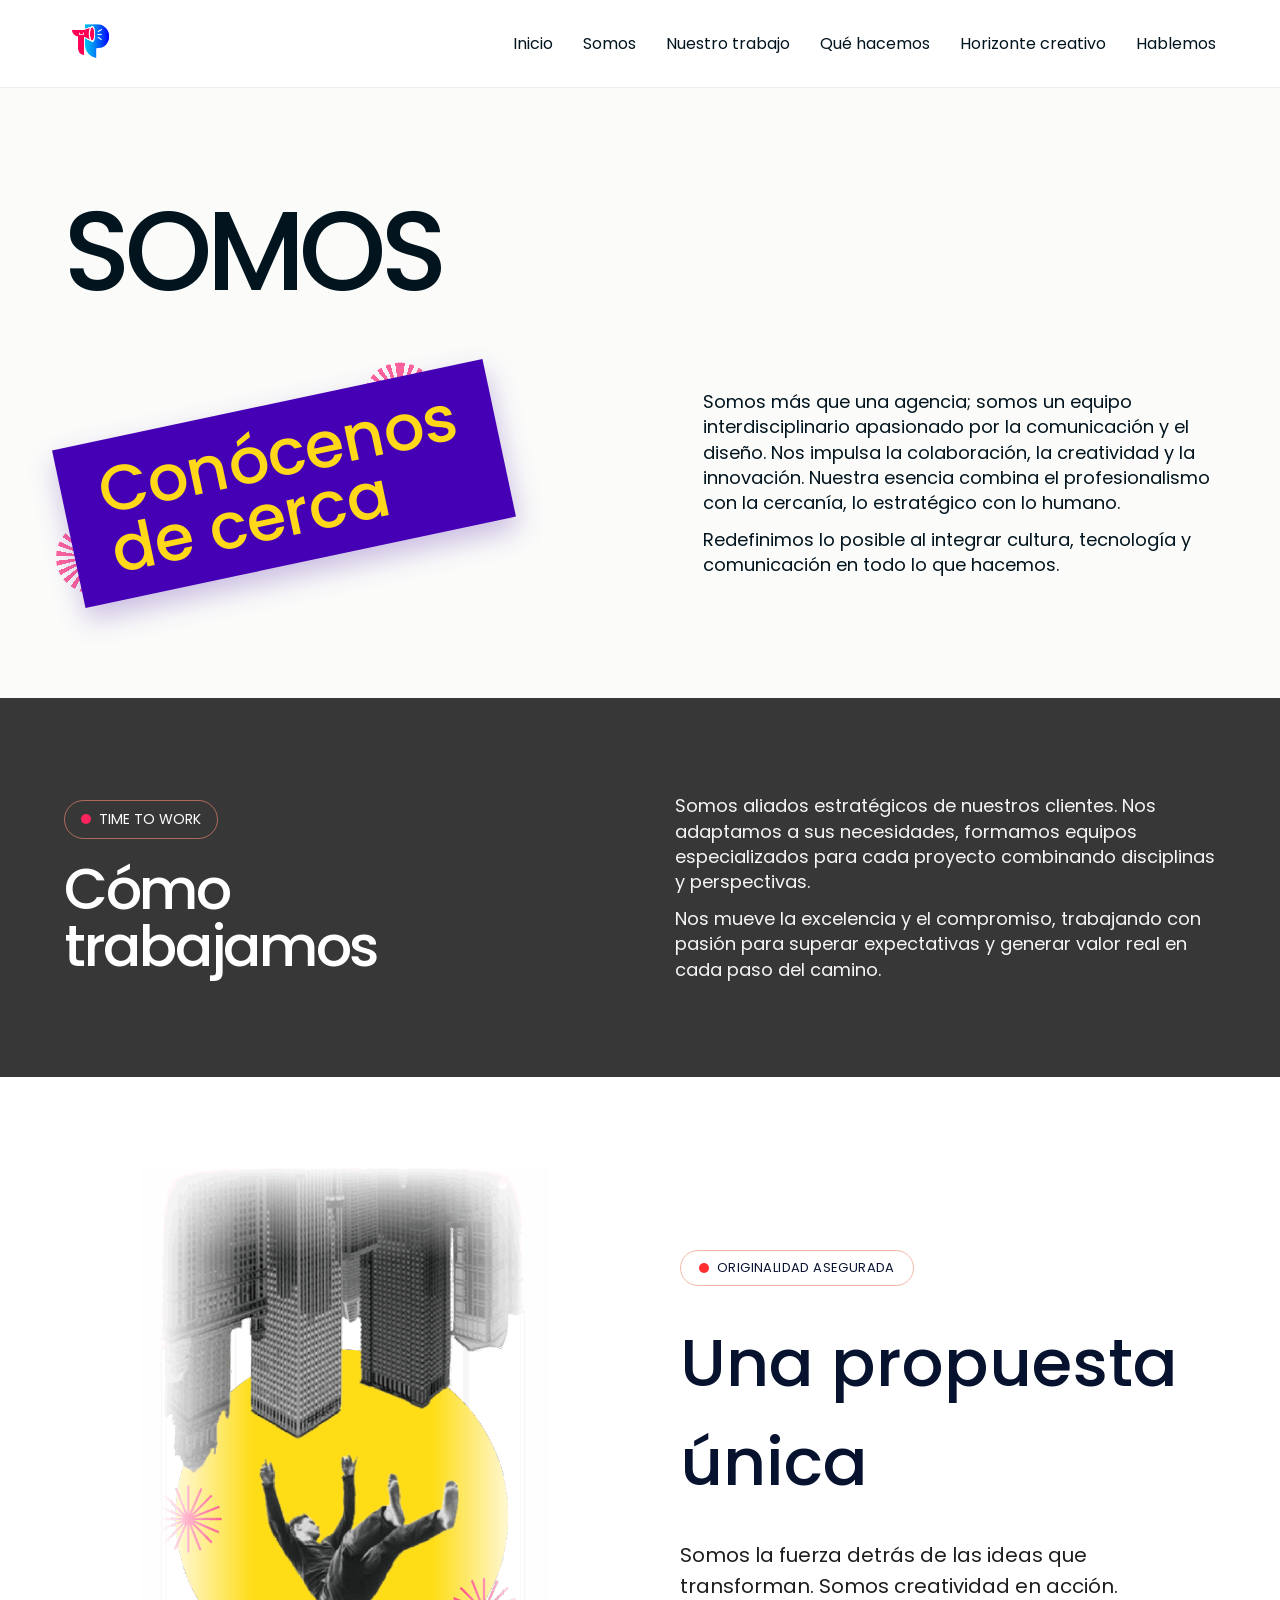
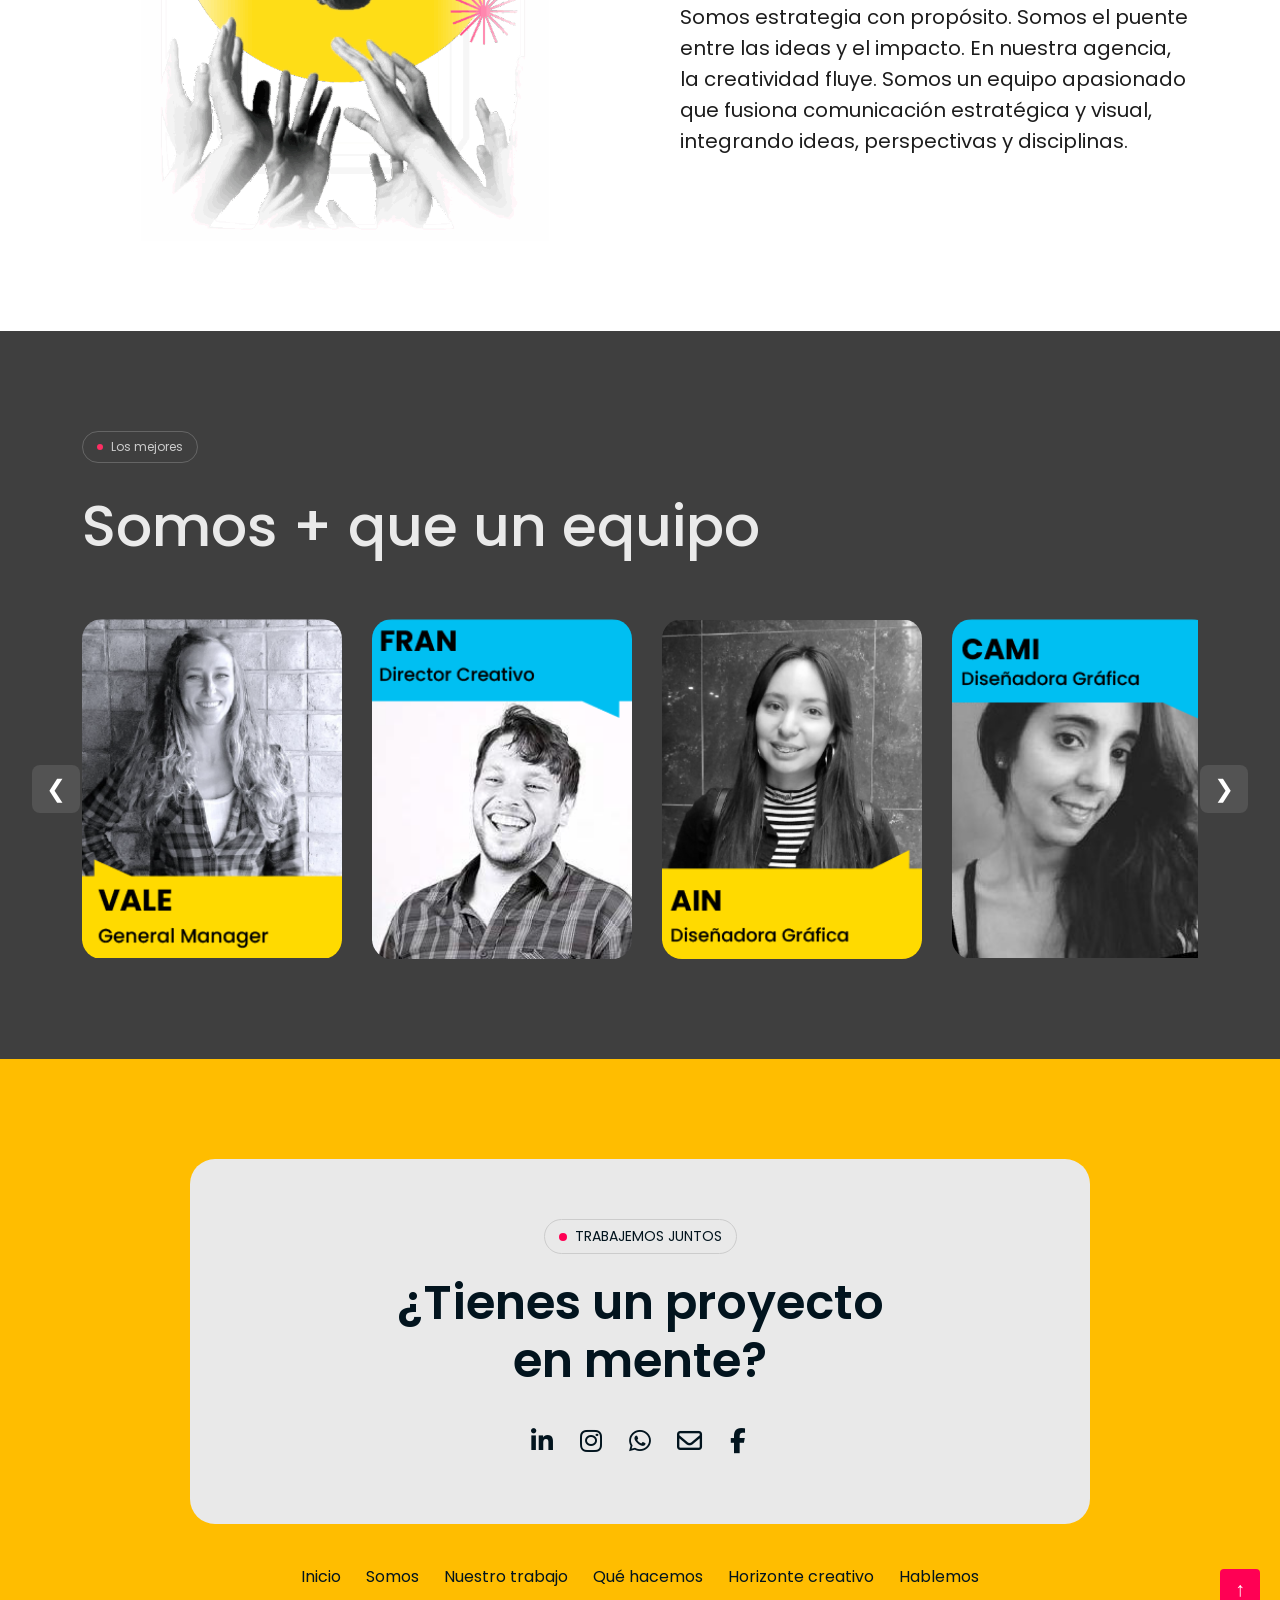
<file: somos.html>
<!DOCTYPE html>
<html lang="es">
<head>
  <meta charset="UTF-8">
  <meta name="viewport" content="width=device-width, initial-scale=1.0">
  <title>Te Promocionamos | Somos</title>
  <link href="https://fonts.googleapis.com/css2?family=Poppins:wght@400;500;600;700;800&display=swap" rel="stylesheet">
  <link rel="stylesheet" href="https://cdnjs.cloudflare.com/ajax/libs/font-awesome/6.5.0/css/all.min.css">
  <link rel="icon" type="image/png" href="/assets/logo.png">
  <link rel="stylesheet" href="css/styles.css">
  <link href="https://unpkg.com/aos@2.3.4/dist/aos.css" rel="stylesheet">
</head>
<body class="somos-page">

  <header class="header">
    <div class="container nav-container">
      <div class="logo">
        <a href="index.html">
          <img src="/assets/logo.png" alt="Te Promocionamos">
        </a>
      </div>

      <nav class="nav" id="nav">
        <ul>
          <li><a href="index.html">Inicio</a></li>
          <li><a href="somos.html">Somos</a></li>
          <li><a href="/trabajo.html">Nuestro trabajo</a></li>
          <li><a href="/hacemos.html">Qué hacemos</a></li>
          <li><a href="/creativo.html">Horizonte creativo</a></li>
          <li><a href="/contacto.html">Hablemos</a></li>
        </ul>
      </nav>

      <div class="menu-toggle" id="menu-toggle">
        <span></span>
        <span></span>
        <span></span>
      </div>
    </div>
  </header>

  <main>
    <section class="somos-hero">
      <div class="container">
        <h1 data-aos="fade-up">SOMOS</h1>

        <div class="somos-hero-grid">
          <div class="somos-sticker-wrap" data-aos="fade-right" data-aos-delay="150">
            <div class="somos-burst burst-top"></div>
            <div class="somos-burst burst-bottom"></div>
            <div class="somos-sticker">
              <span>Conócenos</span>
              <span>de cerca</span>
            </div>
          </div>

          <div class="somos-copy" data-aos="fade-left" data-aos-delay="250">
            <p>
              Somos más que una agencia; somos un equipo interdisciplinario apasionado por la
              comunicación y el diseño. Nos impulsa la colaboración, la creatividad y la
              innovación. Nuestra esencia combina el profesionalismo con la cercanía, lo
              estratégico con lo humano.
            </p>
            <p>
              Redefinimos lo posible al integrar cultura, tecnología y comunicación en todo
              lo que hacemos.
            </p>
          </div>
        </div>
      </div>
    </section>

    <section class="somos-section somos-section-dark">
      <div class="container somos-two-col">
        <div data-aos="fade-up">
          <span class="somos-pill">TIME TO WORK</span>
          <h2>Cómo<br>trabajamos</h2>
        </div>

        <div class="somos-copy light" data-aos="fade-up" data-aos-delay="150">
          <p>
            Somos aliados estratégicos de nuestros clientes. Nos adaptamos a sus necesidades,
            formamos equipos especializados para cada proyecto combinando disciplinas y
            perspectivas.
          </p>
          <p>
            Nos mueve la excelencia y el compromiso, trabajando con pasión para superar
            expectativas y generar valor real en cada paso del camino.
          </p>
        </div>
      </div>
    </section>

   <!-- SECCIÓN PROPUESTA ÚNICA -->
<section class="propuesta-section">
  <div class="propuesta-container">

    <!-- Imagen -->
    <div class="propuesta-image">
      <img src="/assets/somos-img2.png" alt="Propuesta única">
    </div>

    <!-- Contenido -->
    <div class="propuesta-content">

      <span class="propuesta-badge">
        <span class="dot"></span>
        ORIGINALIDAD ASEGURADA
      </span>

      <h2>Una propuesta<br>única</h2>

      <p>
        Somos la fuerza detrás de las ideas que transforman. Somos creatividad en acción.
        Somos estrategia con propósito. Somos el puente entre las ideas y el impacto.
        En nuestra agencia, la creatividad fluye. Somos un equipo apasionado que fusiona
        comunicación estratégica y visual, integrando ideas, perspectivas y disciplinas.
      </p>

    </div>

  </div>
</section>

    <section class="team-carousel">

  <div class="container">

    <!-- HEADER -->
    <div class="team-header">
      <span class="badge dark">
        <span class="dot"></span>
        Los mejores
      </span>

      <h2>Somos + que un equipo</h2>
    </div>

    <!-- CARRUSEL -->
    <div class="carousel-wrapper">

<button class="carousel-btn prev">&#10094;</button>
      <div class="carousel-track">

        <div class="team-card">
          <img src="/assets/equipo-vale.png" alt="">
        </div>

        <div class="team-card">
          <img src="/assets/quipo-fran.png" alt="">
        </div>

        <div class="team-card">
          <img src="/assets/equipo-ain.png" alt="">
        </div>

        <div class="team-card">
          <img src="/assets/equipo-cami.png" alt="">
        </div>
            <div class="team-card">
          <img src="/assets/equipo-esteban.png" alt="">
        </div>

        <div class="team-card">
          <img src="/assets/equipo-flor.png" alt="">
        </div>

        <div class="team-card">
          <img src="/assets/equipo-iaru.png" alt="">
        </div>

        <div class="team-card">
          <img src="/assets/equipo-jose.png" alt="">
        </div>

           <div class="team-card">
          <img src="/assets/equipo-lu.png" alt="">
        </div>

        <div class="team-card">
          <img src="/assets/equipo-mechi.png" alt="">
        </div>

        <div class="team-card">
          <img src="/assets/equipo-pame.png" alt="">
        </div>

        
        <div class="team-card">
          <img src="/assets/equipo-vero.png" alt="">
        </div>

      </div>

<button class="carousel-btn next">&#10095;</button>

    </div>

  </div>

</section>
 <!--- seccion footer -->

<footer class="footer">

  <div class="footer-box">

    <span class="footer-tag">
      <span class="dot"></span> TRABAJEMOS JUNTOS
    </span>

    <h2>¿Tienes un proyecto<br>en mente?</h2>

<div class="footer-contact">

  <!-- LINKEDIN -->
  <a href="https://www.linkedin.com/company/t-promocionamos/" target="_blank" rel="noopener noreferrer" aria-label="LinkedIn">
    <i class="fa-brands fa-linkedin-in"></i>
  </a>

  <!-- INSTAGRAM -->
  <a href="https://www.instagram.com/tpromocionamos/" target="_blank" rel="noopener noreferrer" aria-label="Instagram">
    <i class="fa-brands fa-instagram"></i>
  </a>

  <!-- WHATSAPP -->
  <a href="https://wa.me/5491163308951" target="_blank" rel="noopener noreferrer" aria-label="WhatsApp">
    <i class="fa-brands fa-whatsapp"></i>
  </a>

  <!-- EMAIL -->
  <a href="mailto:info@tepromocionamos.com" aria-label="Email">
    <i class="fa-regular fa-envelope"></i>
  </a>

  <!-- FACEBOOK -->
  <a href="https://www.facebook.com/TePromocionamos" target="_blank" rel="noopener noreferrer" aria-label="Facebook">
    <i class="fa-brands fa-facebook-f"></i>
  </a>

</div>


  </div>

  <div class="footer-bottom">
    <ul>
      <li><a href="index.html">Inicio</a></li>
      <li><a href="somos.html">Somos</a></li>
      <li><a href="#">Nuestro trabajo</a></li>
      <li><a href="#">Qué hacemos</a></li>
      <li><a href="#">Horizonte creativo</a></li>
      <li><a href="#">Hablemos</a></li>
    </ul>
  </div>

  <div class="back-to-top">↑</div>

</footer>


  <script src="js/menu.js"></script>
  <script src="https://unpkg.com/aos@2.3.4/dist/aos.js"></script>
  <script>
    AOS.init({
      duration: 900,
      once: true,
      easing: 'ease-out-cubic'
    });
  </script>

<script>
const track = document.querySelector('.carousel-track');
const next = document.querySelector('.next');
const prev = document.querySelector('.prev');

const scrollAmount = 300;

next.addEventListener('click', () => {
  track.scrollBy({ left: scrollAmount, behavior: 'smooth' });
});

prev.addEventListener('click', () => {
  track.scrollBy({ left: -scrollAmount, behavior: 'smooth' });
});
</script>
  
</body>
</html>
</file>
<file: css/styles.css>
/* =========================
   VARIABLES
========================= */
:root {
  --negro: #02141e;
  --rojo: #ff0054;
  --violeta: #390099;
  --amarillo: #ffbd00;
}

/* =========================
   RESET
========================= */
* {
  margin: 0;
  padding: 0;
  box-sizing: border-box;
}

/* =========================
   BASE
========================= */
body {
  font-family: 'Poppins', sans-serif;
  font-size: 16px;
  color: var(--negro);
}

.container {
  width: 90%;
  max-width: 1200px;
  margin: auto;
}

/* =========================
   HEADER
========================= */
.header {
  width: 100%;
  background: white;
  position: sticky;
  top: 0;
  z-index: 1000;
  border-bottom: 1px solid #eee;
}

.nav-container {
  display: flex;
  justify-content: space-between;
  align-items: center;
  padding: 15px 0;
}

/* LOGO */
.logo img {
  height: 50px;
}

/* MENU */
.nav ul {
  display: flex;
  list-style: none;
  gap: 30px;
}

.nav a {
  text-decoration: none;
  color: var(--negro);
  transition: 0.3s;
}

.nav a:hover {
  color: var(--rojo);
}

/* =========================
   HAMBURGUESA
========================= */
.menu-toggle {
  display: none;
  flex-direction: column;
  cursor: pointer;
}

.menu-toggle span {
  width: 25px;
  height: 3px;
  background: var(--negro);
  margin: 4px 0;
  transition: 0.3s;
}

/* =========================
   HERO (base)
========================= */
.hero {
  height: 80vh;
  display: flex;
  align-items: center;
}

.hero h1 {
  font-size: 48px;
  color: var(--negro);
}

.hero p {
  margin-top: 10px;
}

/* =========================
   RESPONSIVE
========================= */
@media (max-width: 768px) {

  .nav {
    position: absolute;
    top: 80px;
    right: 0;
    width: 100%;
    background: white;
    display: none;
    flex-direction: column;
    text-align: center;
    padding: 20px 0;
  }

  .nav ul {
    flex-direction: column;
    gap: 20px;
  }

  .nav.active {
    display: flex;
  }

  .menu-toggle {
    display: flex;
  }
}

/* =========================
   FOOTER
========================= */

.footer {
  background: var(--amarillo);
  padding: 100px 0 40px;
  position: relative;
}

/* CAJA CENTRAL */
.footer-box {
  background: #e9e9e9;
  border-radius: 25px;
  padding: 60px 20px;
  text-align: center;
  max-width: 900px;
  margin: auto;
}

/* TAG */
.footer-tag {
  display: inline-flex;
  align-items: center;
  gap: 8px;
  font-size: 14px;
  border: 1px solid #ccc;
  padding: 6px 14px;
  border-radius: 20px;
  margin-bottom: 20px;
}

.footer-tag .dot {
  width: 8px;
  height: 8px;
  background: var(--rojo);
  border-radius: 50%;
}

/* TITULO */
.footer-box h2 {
  font-size: 48px;
  color: var(--negro);
  margin-bottom: 30px;
  line-height: 1.2;
  font-weight: 600;
}

/* CONTACTO */
.footer-contact p {
  font-size: 16px;
  margin: 5px 0;
  border-bottom: 1px solid #ccc;
  display: inline-block;
  padding-bottom: 3px;
}

/* MENU INFERIOR */
.footer-bottom {
  margin-top: 40px;
  text-align: center;
}

.footer-bottom ul {
  list-style: none;
  display: flex;
  justify-content: center;
  gap: 25px;
  flex-wrap: wrap;
}

.footer-bottom a {
  text-decoration: none;
  color: var(--negro);
  font-size: 16px;
  transition: 0.3s;
}

.footer-bottom a:hover {
  color: var(--rojo);
}

/* BOTON BACK TO TOP */
.back-to-top {
  position: absolute;
  right: 20px;
  bottom: 20px;
  background: var(--rojo);
  color: white;
  width: 40px;
  height: 40px;
  display: flex;
  align-items: center;
  justify-content: center;
  font-size: 20px;
  cursor: pointer;
  border-radius: 4px;
}

/* =========================
   RESPONSIVE
========================= */
@media (max-width: 768px) {

  .footer-box {
    padding: 40px 15px;
  }

  .footer-box h2 {
    font-size: 32px;
  }

  .footer-bottom ul {
    gap: 5px;
  }
}

/* SECCION VIDEO */

.video-section{
  position:relative;
  width:100%;
  height:100vh;
  overflow:hidden;
  background:#000;
}

.video-section iframe{
  position:absolute;
  top:50%;
  left:50%;

  width:177.77777778vh;
  height:56.25vw;

  min-width:100%;
  min-height:100%;

  transform:translate(-50%, -50%);
  border:0;
  pointer-events:none;
}

/* MOBILE */

@media(max-width:768px){

  .video-section{
    height:auto;
    aspect-ratio:16/9;
  }

  .video-section iframe{
    width:100%;
    height:100%;
    min-width:100%;
    min-height:100%;
  }

}
/* =========================
   SOMOS PAGE
========================= */
.somos-page {
  background: #fbfbfa;
  color: var(--negro);
}

.nav a.is-active {
  color: var(--rojo);
}

.somos-hero {
  padding: 110px 0 90px;
}

.somos-hero h1 {
  font-size: clamp(72px, 10vw, 112px);
  line-height: 0.95;
  letter-spacing: -0.05em;
  font-weight: 500;
}

.somos-section h2 {
  font-family: 'Poppins', sans-serif;
  font-size: 57px;
  line-height: 1;
  letter-spacing: -0.04em;
  font-weight: 500;
}

.somos-hero-grid {
  display: grid;
  grid-template-columns: minmax(320px, 1fr) minmax(300px, 0.9fr);
  gap: 70px;
  align-items: center;
  margin-top: 54px;
}

.somos-sticker-wrap {
  position: relative;
  min-height: 250px;
  display: flex;
  align-items: center;
}

.somos-sticker {
  display: inline-flex;
  flex-direction: column;
  gap: 2px;
  background: #4500b5;
  color: #ffd81a;
  font-weight: 500;
  font-size: clamp(34px, 5vw, 72px);
  line-height: 0.9;
  padding: 22px 38px;
  transform: rotate(-12deg);
  box-shadow: 0 12px 28px rgba(57, 0, 153, 0.25);
}

.somos-copy {
  font-size: 18px;
  line-height: 1.4;
  max-width: 580px;
}

.somos-copy p + p {
  margin-top: 12px;
}

.somos-section {
  padding: 95px 0;
}

.somos-section-dark {
  background: #373737;
  color: #fff;
}

.somos-two-col,
.somos-feature {
  display: grid;
  grid-template-columns: repeat(2, minmax(0, 1fr));
  gap: 70px;
  align-items: center;
}

.somos-pill {
  display: inline-flex;
  align-items: center;
  gap: 8px;
  padding: 8px 16px;
  border-radius: 999px;
  border: 1px solid rgba(255, 140, 120, 0.6);
  font-size: 14px;
  margin-bottom: 22px;
}

.somos-pill::before {
  content: "";
  width: 10px;
  height: 10px;
  border-radius: 50%;
  background: #ff245e;
}

.somos-copy.light {
  color: rgba(255, 255, 255, 0.95);
}

.somos-feature {
  grid-template-columns: minmax(320px, 0.95fr) minmax(320px, 1fr);
}

.somos-visual {
  position: relative;
  min-height: 620px;
  display: flex;
  align-items: center;
  justify-content: center;
}

.visual-sphere {
  position: absolute;
  width: 300px;
  height: 300px;
  border-radius: 50%;
  background: #ffd400;
  bottom: 110px;
  left: 110px;
}

.visual-placeholder {
  position: absolute;
  border: 2px dashed rgba(2, 20, 30, 0.25);
  border-radius: 28px;
  background: linear-gradient(180deg, rgba(255, 255, 255, 0.98), rgba(240, 240, 240, 0.88));
  color: rgba(2, 20, 30, 0.55);
  display: flex;
  align-items: center;
  justify-content: center;
  text-align: center;
  font-weight: 500;
  padding: 20px;
}

.visual-top {
  top: 0;
  left: 50px;
  width: 310px;
  height: 330px;
}

.visual-bottom {
  bottom: 0;
  left: 0;
  width: 360px;
  height: 270px;
}

.somos-burst {
  position: absolute;
  width: 72px;
  height: 72px;
  background:
    repeating-conic-gradient(from 0deg, #ff3d86 0deg 8deg, transparent 8deg 16deg);
  clip-path: circle(50%);
  opacity: 0.8;
}

.burst-top {
  top: 4px;
  left: 300px;
}

.burst-bottom {
  bottom: 15px;
  left: -8px;
}

.burst-left {
  bottom: 135px;
  left: 20px;
}

.burst-right {
  right: 40px;
  bottom: 55px;
}

.somos-team-section {
  background: #373737;
  color: #fff;
}

.somos-team-section h2 {
  font-size: 55px;
  margin-bottom: 42px;
}

.somos-team-grid {
  display: grid;
  grid-template-columns: repeat(4, minmax(0, 1fr));
  gap: 18px;
}

.team-member-card {
  position: relative;
  min-height: 360px;
  border-radius: 16px;
  overflow: hidden;
  background: #f1f1f1;
}

.team-photo-placeholder {
  width: 100%;
  height: 100%;
  background: linear-gradient(180deg, #ffffff, #d8d8d8);
  color: rgba(2, 20, 30, 0.42);
  display: flex;
  align-items: center;
  justify-content: center;
  font-size: 28px;
  font-weight: 500;
}

.team-label {
  position: absolute;
  left: 0;
  right: 0;
  bottom: 0;
  padding: 14px 16px;
  color: #02141e;
  display: flex;
  flex-direction: column;
  gap: 4px;
}

.team-label.top {
  top: 0;
  bottom: auto;
}

.team-label strong {
  font-size: 24px;
  line-height: 1;
}

.team-label span {
  font-size: 14px;
  line-height: 1.25;
}

.team-label-yellow {
  background: #ffd400;
}

.team-label-cyan {
  background: #17b7ea;
}

.team-label-pink {
  background: #ff0054;
  color: #02141e;
}

@media (max-width: 1024px) {
  .somos-hero-grid,
  .somos-two-col,
  .somos-feature,
  .somos-team-grid {
    grid-template-columns: 1fr;
  }

  .somos-hero {
    padding-top: 70px;
  }

  .somos-feature {
    gap: 30px;
  }

  .somos-visual {
    min-height: 520px;
  }

  .visual-sphere {
    left: 50%;
    transform: translateX(-50%);
    bottom: 80px;
  }

  .visual-top {
    left: 50%;
    transform: translateX(-50%);
  }

  .visual-bottom {
    left: 50%;
    transform: translateX(-50%);
    width: min(360px, 92%);
  }
}

@media (max-width: 768px) {
  .somos-section h2,
  .somos-team-section h2 {
    font-size: 36px;
  }

  .somos-hero,
  .somos-section {
    padding: 70px 0;
  }

  .somos-hero-grid {
    gap: 36px;
    margin-top: 36px;
  }

  .somos-sticker {
    font-size: 44px;
    padding: 18px 24px;
  }

  .somos-copy {
    font-size: 16px;
  }

  .somos-visual {
    min-height: 460px;
  }

  .visual-sphere {
    width: 220px;
    height: 220px;
    bottom: 92px;
  }

  .visual-top {
    width: 250px;
    height: 250px;
    top: 0;
  }

  .visual-bottom {
    height: 190px;
    bottom: 0;
  }

  .burst-top {
    left: auto;
    right: 26px;
  }

  .somos-team-grid {
    gap: 14px;
  }

  .team-member-card {
    min-height: 300px;
  }
}
/* seccion bienvenida*/

/* HERO XBC */
.hero-xbc {
  background: #f5f5f7;
  padding: 100px 20px;
  text-align: center;
}

.hero-container {
  max-width: 1100px;
  margin: 0 auto;
}

/* BADGE */
.hero-badge {
  display: inline-flex;
  align-items: center;
  gap: 8px;

  font-size: 12px;
  letter-spacing: 1px;
  color: #0E1642;

  border: 1px solid #ddd;
  padding: 6px 14px;
  border-radius: 999px;

  margin-bottom: 30px;
}

.hero-badge .dot {
  width: 8px;
  height: 8px;
  background: #e63946;
  border-radius: 50%;
}

/* TITULO */
.hero-xbc h1 {
  font-size: clamp(36px, 6vw, 80px);
  font-weight: 500;
  line-height: 1.1;
  color: #0E1642;

  margin-bottom: 25px;
}

/* TEXTO */
.hero-xbc p {
  font-size: 18px;
  color: #444;
  max-width: 700px;
  margin: 0 auto 40px;
}

/* BOTON */
.hero-btn {
  display: inline-block;
  background: #e63946;
  color: white;

  padding: 14px 28px;
  border-radius: 999px;
  text-decoration: none;

  font-size: 16px;
  font-weight: 500;

  transition: all 0.3s ease;
}

.hero-btn:hover {
  background: #c92f3b;
  transform: translateY(-2px);
}

.hero-xbc h1 span {
  display: inline-block;
  backface-visibility: hidden; /* evita glitch en flip */
}

/* 📱 MOBILE */
@media (max-width: 768px) {
  .hero-xbc {
    padding: 70px 20px;
  }

  .hero-xbc p {
    font-size: 16px;
  }
}

/*seccion servicios*/
/* SECCION */
.services-xbc {
  background: #2f2f2f;
  color: white;
  padding: 100px 20px;
}

/* CONTENEDOR */
.services-xbc .container {
  max-width: 1200px;
  margin: 0 auto;
}

/* BADGE */
.badge {
  display: inline-flex;
  align-items: center;
  gap: 8px;

  font-size: 12px;
  border: 1px solid rgba(255,255,255,0.2);
  padding: 6px 14px;
  border-radius: 999px;
  margin-bottom: 20px;
}

.badge .dot {
  width: 8px;
  height: 8px;
  background: #ff2e63;
  border-radius: 50%;
}

/* TITULO */
.services-xbc h2 {
  font-size: clamp(36px, 5vw, 64px);
  margin-bottom: 20px;
}

/* TEXTO */
.intro {
  color: #ccc;
  margin-bottom: 60px;
  line-height: 1.6;
}

/* GRID */
.grid-services {
  display: grid;
  grid-template-columns: repeat(3, 1fr);
  gap: 25px;
}

/* CARDS */
.card {
  padding: 30px;
  border-radius: 20px;
  min-height: 260px;
  display: flex;
  flex-direction: column;
  gap: 15px;
  transition: 0.3s ease;
}

.card:hover {
  transform: translateY(-5px);
}

/* COLORES */
.pink {
  background: linear-gradient(135deg, #ff004f, #ff2e63);
}

.cyan {
  background: linear-gradient(135deg, #00bcd4, #1ec8e7);
}

.purple {
  background: linear-gradient(135deg, #4b00c9, #7b2cff);
}

/* ICONO */
.icon {
  width: 40px;
  height: 40px;
  background: rgba(255,255,255,0.2);
  border-radius: 50%;
  display: flex;
  align-items: center;
  justify-content: center;
  font-size: 18px;
}
.icon {
  width: 42px;
  height: 42px;
  background: rgba(255,255,255,0.2);
  border-radius: 50%;

  display: flex;
  align-items: center;
  justify-content: center;
}

/* ICONO FA */
.icon i {
  color: #fff;
  font-size: 16px;
}
/* TITULO CARD */
.card h3 {
  font-size: 18px;
  font-weight: 500;
}

/* TEXTO CARD */
.card p {
  font-size: 14px;
  line-height: 1.5;
}

/* 📱 TABLET */
@media (max-width: 992px) {
  .grid-services {
    grid-template-columns: repeat(2, 1fr);
  }
}

/* 📱 MOBILE */
@media (max-width: 600px) {
  .grid-services {
    grid-template-columns: 1fr;
  }

  .services-xbc {
    padding: 70px 20px;
  }
}

/* SECCION PROYECTOS */

/* SECCION */
.works-xbc {
  background: #ffffff;
  padding: 80px 0px;
}

/* CONTENEDOR */
.works-xbc .container {
  max-width: 1200px;
  margin: 0 auto;
}

/* BADGE (forzado y visible) */
.works-xbc .badge.dark {
  display: inline-flex;
  align-items: center;
  gap: 8px;

  font-size: 12px;
  color: #444;

  border: 1px solid #b5b5b5; /* 🔥 gris visible */
  padding: 6px 14px;

  margin-bottom: 20px;
  border-radius: 999px;
}

.works-xbc .badge.dark .dot {
  width: 6px;
  height: 6px;
  background: #ff2e63;
  border-radius: 50%;
}

/* TITULO */
.works-xbc h2 {
  font-size: clamp(36px, 5vw, 64px);
  color: #0E1642;
  margin-bottom: 60px;
}

/* GRID */
.grid-works {
  display: grid;
  grid-template-columns: repeat(3, 1fr);
  gap: 20px;
}

/* ITEM */
.work-item {
  display: flex;
  flex-direction: column;
  gap: 12px;

  position: relative;
  overflow: hidden;
  border-radius: 16px;
}

/* IMAGEN */
.work-item img {
  width: 100%;
  height: 400px;
  object-fit: cover;
  border-radius: 16px;

  transition: transform 0.4s ease;
}

/* HOVER */
.work-item:hover img {
  transform: scale(1.04);
}

/* LABEL */
.work-label {
  text-align: center;
  font-size: 13px;
  color: #0E1642;
  line-height: 1.4;
}

/* CONTENEDOR BOTON */
.works-cta {
  text-align: center;
  margin-top: 60px;
}

/* BOTON */
.btn-works {
  display: inline-block;
  padding: 14px 30px;

  background: #0E1642;
  color: #fff;

  border-radius: 999px;
  text-decoration: none;

  font-size: 15px;
  font-weight: 500;

  transition: all 0.3s ease;
}

/* HOVER BOTON */
.btn-works:hover {
  background: #1c2670;
  transform: translateY(-2px);
}

/* 📱 TABLET */
@media (max-width: 992px) {
  .grid-works {
    grid-template-columns: repeat(2, 1fr);
  }
}

/* 📱 MOBILE */
@media (max-width: 600px) {
  .grid-works {
    grid-template-columns: 1fr;
  }

  .works-xbc {
    padding: 70px 20px;
  }
}

@media (max-width: 768px) {
  .work-item img {
    height: 280px;
  }
}

@media (max-width: 480px) {
  .work-item img {
    height: 240px;
  }
}
/*proposito*/

/* SECCION */
.about-tp {
  background: #ffffff;
  padding: 100px 10px 70px; /* más espacio abajo para compensar */
  position: relative;
  overflow: visible;
}

/* GRID */
.about-grid {
  display: grid;
  grid-template-columns: 1fr 1fr;
  gap: 80px;
  align-items: center;
}

/* BADGE (más suave) */
.badge {
  display: inline-flex;
  align-items: center;
  gap: 8px;

  font-size: 12px;
  color: #666;

  border: 1px solid #6e6c6c;
  padding: 6px 14px;
  border-radius: 999px;

  margin-bottom: 20px;
}

.badge .dot {
  width: 6px;
  height: 6px;
  background: #ff2e63;
  border-radius: 50%;
}

/* TITULO */
.about-text h2 {
  font-size: 57px;
  color: #111;
  margin-bottom: 20px;

}

/* TEXTO */
.about-text p {
  font-size: 17px;
  color: #555;
  line-height: 1.8;
  max-width: 520px;
}

/* IMAGEN */
.about-image img {
  width: 100%;
  height: 150%;
  max-height: 480px;
  object-fit: cover;
  border-radius: 16px;
}
.about-image img {
  width: 100%;
  height: auto;
  object-fit: contain;

  border-radius: 16px;

  transform: translateY(80px); /* más suave para animaciones */
}
/* 📱 TABLET */
@media (max-width: 992px) {
  .about-grid {
    grid-template-columns: 1fr;
    gap: 40px;
  }

  .about-text {
    text-align: center;
  }

  .about-text p {
    margin: 0 auto;
  }
}

/* 📱 MOBILE */
@media (max-width: 600px) {
  .about-tp {
    padding: 70px 20px;
  }
}

/* equipo seccion */

/* SECTION */
.team-carousel {
  background: #3f3f3f;
  padding: 100px 20px;
  color: #fff;
  overflow: hidden;
}

/* HEADER */
.team-header {
  margin-bottom: 50px;
}

.team-header h2 {
  font-size: 57px;
  color: #eaeaea;
  font-weight: 500;
}

/* BADGE DARK */
.badge.dark {
  border: 1px solid rgba(255,255,255,0.2);
  color: #ccc;
}

.badge.dark .dot {
  background: #ff2e63;
}

/* CAROUSEL */
.carousel-wrapper {
  position: relative;
}

/* 🔥 FIX IMPORTANTE */
.carousel-track {
  display: flex;
  gap: 30px;
  overflow-x: auto; /* ✅ permite scroll */
  scroll-behavior: smooth;

  scrollbar-width: none;
}

.carousel-track::-webkit-scrollbar {
  display: none;
}

/* CARD */
.team-card {
  min-width: 260px;
  max-width: 260px;
  height: 340px;
  border-radius: 20px;
  overflow: hidden;
  flex-shrink: 0;
}

.team-card img {
  width: 100%;
  height: 100%;
  object-fit: cover;

  transition: all 0.4s ease;
}

/* HOVER */
.team-card:hover img {
  filter: grayscale(0%);
  transform: scale(1.05);
}

/* NAV (faltaba esto) */
/* BOTONES */
.carousel-btn {
  position: absolute;
  top: 50%;
  transform: translateY(-50%);
  background: rgba(255,255,255,0.1);
  border: none;
  color: #fff;
  font-size: 24px;
  padding: 10px 14px;
  cursor: pointer;
  z-index: 2;
  border-radius: 8px;
}

/* POSICIÓN */
.carousel-btn.prev {
  left: -50px;
}

.carousel-btn.next {
  right: -50px;
}

/* MOBILE */
@media (max-width: 768px) {
  .team-header h2 {
    font-size: 42px;
  }

  .team-card {
    min-width: 200px;
    height: 280px;
  }
}

/* SECCION numeros */

/* SECCION */
.stats-section {
  background: linear-gradient(135deg, #1ec7d9, #1a2aa6);
  padding: 80px 20px;
  color: #fff;
}

/* GRID */
.stats-grid {
  display: grid;
  grid-template-columns: repeat(3, 1fr);
  gap: 60px;
  text-align: center;
}

/* NUMERO */
.stat h2 {
  font-size: 55px;

  margin-bottom: 10px;
}

/* LINEA */
.line {
  display: block;
  width: 60%;
  height: 2px;
  background: rgba(255,255,255,0.5);
  margin: 10px auto 20px;
}

/* TEXTO */
.stat p {
  font-size: 18px;
  color: #eaeaea;
}

/* MOBILE */
@media (max-width: 768px) {
  .stats-grid {
    grid-template-columns: 1fr;
    gap: 40px;
  }
}

/*clientes seccion*/

/* SECCION */
.clients-section {
  background: #ffffff;
  padding: 100px 20px;
  text-align: center;
}

/* TITULO */
.clients-section h2 {
  font-size: 55px;
  color: #0E1642;
  margin-bottom: 50px;
}

.clients-image img {
  width: 80%;
  height: auto;
  display: block;
  margin: 0 auto; /* 🔥 centra horizontalmente */
}

/* CONTROL DISPLAY */
.clients-image.mobile {
  display: none;
}

/* 📱 MOBILE */
@media (max-width: 768px) {

  .clients-image.desktop {
    display: none;
  }

  .clients-image.mobile {
    display: block;
  }

  .clients-section {
    padding: 40px 20px;
  }
}


/* SECCION SOMOS */

/* SECCIÓN GENERAL */
.propuesta-section {
  background: #ffffff;
  padding: 90px 7%;
  font-family: 'Poppins', sans-serif;
}

/* CONTENEDOR */
.propuesta-container {
  max-width: 1400px;
  margin: 0 auto;
  display: flex;
  align-items: center;
  justify-content: space-between;
  gap: 80px;
}

/* IMAGEN */
.propuesta-image {
  flex: 1;
  display: flex;
  justify-content: center;
}

.propuesta-image img {
  width: 80%;
  max-width: 520px;
  height: auto;
  display: block;
}

/* TEXTO */
.propuesta-content {
  flex: 1;
  max-width: 560px;
  font-family: poppins, sans-serif;
}

/* BADGE */
.propuesta-badge {
  display: inline-flex;
  align-items: center;
  gap: 8px;
  border: 1px solid #f2b8a8;
  color: #0a1433;
  padding: 7px 18px;
  border-radius: 40px;
  font-size: 13px;
  letter-spacing: 0.4px;
  margin-bottom: 28px;
}

.propuesta-badge .dot {
  width: 10px;
  height: 10px;
  background: #ff2d2d;
  border-radius: 50%;
}

/* TITULO */
.propuesta-content h2 {
  font-size: 66px;
  color: #07122f;
  margin: 0 0 28px;
  font-weight: 500;
}

/* PARRAFO */
.propuesta-content p {
  font-size: 20px;
  line-height: 1.55;
  color: #1d1d1d;
  margin: 0;
  max-width: 560px;
}

/* RESPONSIVE */
@media (max-width: 1100px) {
  .propuesta-content h2 {
    font-size: 58px;
  }

  .propuesta-container {
    gap: 50px;
  }
}

@media (max-width: 768px) {
  .propuesta-container {
    flex-direction: column;
    text-align: center;
  }

  .propuesta-content {
    max-width: 100%;
  }

  .propuesta-content h2 {
    font-size: 46px;
  }

  .propuesta-content p {
    font-size: 18px;
  }

  .propuesta-badge {
    justify-content: center;
  }
}


/* SECCION trabajo video */

.videos-grid{
  display:grid;
  grid-template-columns:repeat(3,1fr);
  gap:24px;
  margin-top:60px;
}

.videos-grid video{
  width:100%;
  aspect-ratio:16/9;
  object-fit:cover;
  border-radius:28px;
  display:block;
}

/* mobile */
@media(max-width:768px){

  .videos-grid{
    grid-template-columns:1fr;
    gap:18px;
  }

}

/* SECCION trabajo filtros */

.portfolio-section{
  padding:120px 0;
  background:#fff;
}

.portfolio-section h2{
  text-align:center;
  margin-bottom:40px;
}

.portfolio-filters{
  display:flex;
  justify-content:center;
  flex-wrap:wrap;
  gap:14px;
  margin-bottom:60px;
}

.filter-btn{
  padding:12px 22px;
  font-family:'Poppins',sans-serif;
  border:none;
  border-radius:999px;
  background:#f1f1f1;
  cursor:pointer;
  transition:.3s;
  font-weight:600;
}

.filter-btn.active{
  background:#111;
  color:#fff;
}

.masonry-gallery{
  column-count:3;
  column-gap:20px;
}

.masonry-item{
  break-inside:avoid;
  margin-bottom:20px;
  cursor:pointer;
}

.masonry-item img{
  width:100%;
  border-radius:24px;
  display:block;
  transition:.3s;
}

.masonry-item:hover img{
  transform:scale(1.02);
}

/* LIGHTBOX */

.lightbox{
  position:fixed;
  inset:0;
  background:rgba(0,0,0,.92);
  display:flex;
  align-items:center;
  justify-content:center;
  opacity:0;
  visibility:hidden;
  transition:.3s;
  z-index:9999;
  padding:40px;
}

.lightbox.active{
  opacity:1;
  visibility:visible;
}

.lightbox-img{
  max-width:90%;
  max-height:90%;
  border-radius:20px;
}

.lightbox-close{
  position:absolute;
  top:30px;
  right:40px;
  color:#fff;
  font-size:50px;
  cursor:pointer;
}

/* responsive */

@media(max-width:992px){

  .masonry-gallery{
    column-count:2;
  }

}

@media(max-width:768px){

  .masonry-gallery{
    column-count:1;
  }

}

.services-tepromo{
  background:#fff;
  padding:120px 0;
}

.card h3,
.card p,
.card .icon{
  color:#fff;
}

.filosofia-section{
  background:#3a3a3a;
  padding:120px 0;
  font-family:'Poppins',sans-serif;
}

.filosofia-badge{
  display:inline-flex;
  align-items:center;
  gap:10px;
  border:1px solid #d9b29d;
  border-radius:999px;
  padding:8px 18px;
  color:#fff;
  font-size:14px;
  margin-bottom:30px;
}

.filosofia-badge .dot{
  width:10px;
  height:10px;
  background:#ff3b57;
  border-radius:50%;
}

.filosofia-section h2{
  color:#fff;
  font-size:50px;
  line-height:1;
  font-weight:400;
  margin-bottom:70px;
  max-width:1000px;
}

.filosofia-grid{
  display:grid;
  grid-template-columns:repeat(3,1fr);
  gap:24px;
}

.filosofia-card{
  border-radius:28px;
  padding:40px;
  color:#fff;
}

.filosofia-card.pink{
  background:#ff005c;
}

.filosofia-card.cyan{
  background:#17b7e5;
}

.filosofia-card.purple{
  background:#4a00b8;
}

.filosofia-icon{
  width:56px;
  height:56px;
  background:#ffffff;
  border-radius:50%;
  display:flex;
  align-items:center;
  justify-content:center;
  margin-bottom:30px;
}

.filosofia-icon i{
  color:#4e4b4c;
  font-size:22px;
}

.filosofia-card h3{
  font-size:22px;
  line-height:1.2;
  margin-bottom:18px;
  font-weight:700;
}

.filosofia-card p{
  font-size:18px;
  line-height:1.6;
  opacity:.95;
}

/* responsive */

@media(max-width:992px){

  .filosofia-section h2{
    font-size:58px;
  }

  .filosofia-grid{
    grid-template-columns:1fr;
  }

}

@media(max-width:768px){

  .filosofia-section{
    padding:80px 0;
  }

  .filosofia-section h2{
    font-size:42px;
  }

}

/* SECCION blog */

.blog-section{
  padding:120px 0;
  background:#fff;
  font-family:'Poppins',sans-serif;
}

.blog-badge{
  display:inline-flex;
  align-items:center;
  gap:10px;
  border:1px solid #d9d9d9;
  border-radius:999px;
  padding:8px 18px;
  font-size:14px;
  margin-bottom:30px;
}

.blog-badge .dot{
  width:10px;
  height:10px;
  border-radius:50%;
  background:#ff005c;
}

.blog-top{
  display:flex;
  justify-content:space-between;
  gap:40px;
  align-items:flex-end;
  margin-bottom:70px;
}

.blog-top h2{
  font-size:72px;
  line-height:1;
  color:#111;
  max-width:700px;
}

.blog-top p{
  max-width:420px;
  font-size:18px;
  line-height:1.7;
  color:#555;
}

.blog-grid{
  display:grid;
  grid-template-columns:repeat(3,1fr);
  gap:28px;
}

.blog-card{
  background:#fff;
  border-radius:28px;
  overflow:hidden;
  box-shadow:0 10px 30px rgba(0,0,0,.08);
  transition:.35s;
}

.blog-card:hover{
  transform:translateY(-8px);
}

.blog-image{
  overflow:hidden;
}

.blog-image img{
  width:100%;
  height:320px;
  object-fit:cover;
  display:block;
  transition:.5s;
}

.blog-card:hover img{
  transform:scale(1.05);
}

.blog-content{
  padding:30px;
}

.blog-category{
  display:inline-block;
  margin-bottom:16px;
  font-size:14px;
  font-weight:600;
  color:#ff005c;
}

.blog-content h3{
  font-size:28px;
  line-height:1.2;
  margin-bottom:18px;
  color:#111;
}

.blog-content p{
  color:#666;
  line-height:1.7;
  margin-bottom:25px;
}

.blog-link{
  color:#111;
  font-weight:600;
  text-decoration:none;
}

/* responsive */

@media(max-width:992px){

  .blog-top{
    flex-direction:column;
    align-items:flex-start;
  }

  .blog-top h2{
    font-size:54px;
  }

  .blog-grid{
    grid-template-columns:1fr;
  }

}

@media(max-width:768px){

  .blog-section{
    padding:80px 0;
  }

  .blog-top h2{
    font-size:40px;
  }

}

/* SECCION contacto */

.contact-page{
  font-family:'Poppins',sans-serif;
  background:#f5f1ea;
  min-height:100vh;
}

/* HERO */

.contact-hero{
  padding:180px 0 140px;
}

.contact-hero-grid{
  display:grid;
  grid-template-columns:1.1fr .9fr;
  gap:70px;
  align-items:center;
}

.contact-pill{
  display:inline-flex;
  align-items:center;
  gap:10px;
  padding:10px 18px;
  border-radius:999px;
  border:1px solid #d5c8bb;
  margin-bottom:35px;
  font-size:14px;
  color:#111;
}

.contact-pill .dot{
  width:10px;
  height:10px;
  border-radius:50%;
  background:#ff005c;
}

.contact-left h1{
  font-size:60px;
  line-height:.95;
  color:#111;
  margin-bottom:30px;
  font-weight:800;
}

.contact-left p{
  font-size:22px;
  line-height:1.7;
  max-width:650px;
  color:#555;
}

/* CARD */

.contact-card{
  background:#FF1658;
  color:#fff;
  padding:60px;
  border-radius:40px;
  display:flex;
  flex-direction:column;
  gap:45px;
  transform:rotate(-2deg);
  box-shadow:0 30px 60px rgba(0,0,0,.18);
}

.contact-item span{
  display:block;
  opacity:.6;
  margin-bottom:12px;
  font-size:14px;
  text-transform:uppercase;
  letter-spacing:1px;
}

.contact-item a{
  color:#fff;
  text-decoration:none;
  font-size:30px;
  line-height:1.3;
  font-weight:600;
  transition:.3s;
}

.contact-item a:hover{
  opacity:.7;
}

/* RESPONSIVE */

@media(max-width:992px){

  .contact-hero-grid{
    grid-template-columns:1fr;
  }

  .contact-left h1{
    font-size:72px;
  }

}

@media(max-width:768px){

  .contact-hero{
    padding:140px 0 90px;
  }

  .contact-left h1{
    font-size:52px;
  }

  .contact-left p{
    font-size:18px;
  }

  .contact-card{
    padding:35px;
    border-radius:28px;
  }

  .contact-item a{
    font-size:22px;
  }

}```css
/* ==========================
   FOOTER - REDES Y CONTACTO
========================== */

.footer-contact {
    display: flex !important;
    flex-direction: row !important;
    align-items: center !important;
    justify-content: flex-start;
    flex-wrap: nowrap !important;
    gap: 80px;
    margin-top: 35px;
    width: 100%;
}

.footer-contact a {
    display: inline-flex !important;
    align-items: center;
    justify-content: center;

    width: 45px !important;
    height: 45px;

    margin: 0 !important;
    padding: 0 !important;

    color: inherit;
    text-decoration: none;

    transition: transform 0.3s ease;
}

.footer-contact a i {
    display: inline-flex !important;
    align-items: center;
    justify-content: center;

    width: auto;
    height: auto;

    font-size: 25px;

    flex-shrink: 0;

    transition: transform 0.3s ease;
}

.footer-contact a:hover {
    transform: translateY(-3px);
}

.footer-contact a:hover i {
    transform: scale(1.15);
}


/* ==========================
   MOBILE
========================== */

@media screen and (max-width: 768px) {

    .footer {
        padding: 55px 18px 25px;
    }


    /* ==========================
       BLOQUE PRINCIPAL
    ========================== */

    .footer-box {
        width: 100%;
        margin: 0 auto 45px;
        padding: 30px 20px 35px;
        box-sizing: border-box;
    }


    /* ==========================
       TAG
    ========================== */

    .footer-tag {
        font-size: 11px;
        letter-spacing: 1.3px;
    }


    /* ==========================
       TÍTULO
    ========================== */

    .footer-box h2 {
        margin: 20px 0 0;

        font-size: clamp(38px, 10vw, 52px);
        line-height: 1;
        letter-spacing: -1px;
    }


    /* ==========================
       ICONOS
    ========================== */

    .footer-contact {
        display: flex !important;

        flex-direction: row !important;
        flex-wrap: nowrap !important;

        align-items: center !important;
        justify-content: flex-start !important;

        gap: 30px !important;

        width: 100% !important;

        margin-top: 30px;
        margin-bottom: 0;
    }

    .footer-contact a {
        display: inline-flex !important;

        flex: 0 0 35px !important;

        width: 35px !important;
        min-width: 35px !important;
        max-width: 35px !important;

        height: 35px !important;

        margin: 0 !important;
        padding: 0 !important;
    }

    .footer-contact a i {
        font-size: 22px !important;
    }


    /* ==========================
       MENU INFERIOR
    ========================== */

    .footer-bottom {
        width: 100%;
        margin-top: 0;
        padding-top: 25px;
    }

    .footer-bottom ul {
        display: flex;

        flex-direction: row;
        flex-wrap: wrap;

        align-items: center;
        justify-content: center;

        column-gap: 10px;
        row-gap: 10px;

        margin: 0;
        padding: 0;

        list-style: none;
    }

    .footer-bottom ul li {
        margin: 0;
        padding: 0;
    }

    .footer-bottom ul li a {
        font-size: 14px;
    }


    /* ==========================
       BACK TO TOP
    ========================== */

    .back-to-top {
        position: relative;

        right: auto;
        bottom: auto;

        margin: 25px 0 0 auto;

        width: 38px;
        height: 38px;
    }

}
</file>
